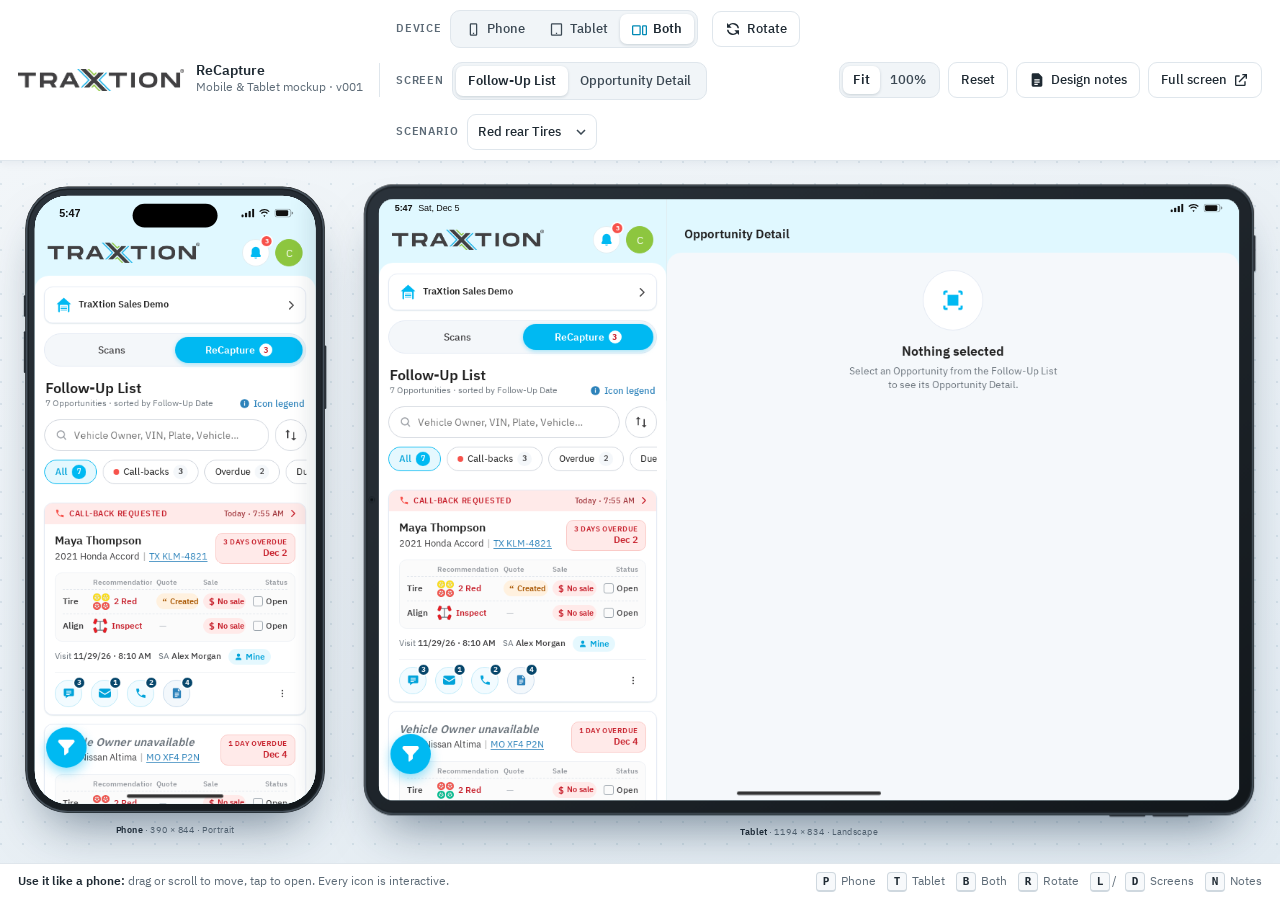
<file: index.html>
<!doctype html>
<html lang="en">
<head>
  <meta charset="utf-8">
  <meta name="viewport" content="width=device-width, initial-scale=1">
  <title>TraXtion ReCapture — Mobile &amp; Tablet Mockup</title>
  <link rel="stylesheet" href="shell.css">
  <script>
    /* Opened on a real phone or tablet? Skip the simulator and run the app full screen.
       Add ?shell to the address to force the simulator. */
    (function () {
      var q = new URLSearchParams(location.search);
      if (q.has('shell')) return;
      var coarse = window.matchMedia && matchMedia('(pointer: coarse)').matches;
      var small = Math.min(screen.width, screen.height) < 1100;
      if (coarse && small) location.replace('app.html' + (location.hash || ''));
    })();
  </script>
</head>
<body>
  <header class="bar">
    <div class="brand">
      <img src="assets/img/traxtion-logo.png" alt="TraXtion">
      <div><b>ReCapture</b><span>Mobile &amp; Tablet mockup · v001</span></div>
    </div>

    <div class="controls">
      <div class="group">
        <span class="glabel">Device</span>
        <div class="seg" id="deviceSeg" role="radiogroup" aria-label="Device">
          <button data-device="phone" title="Phone (P)"><svg viewBox="0 0 24 24"><path d="M8 2h8a2 2 0 012 2v16a2 2 0 01-2 2H8a2 2 0 01-2-2V4a2 2 0 012-2zm0 2v16h8V4H8zm3 13h2v2h-2v-2z"/></svg>Phone</button>
          <button data-device="tablet" title="Tablet (T)"><svg viewBox="0 0 24 24"><path d="M5 2h14a2 2 0 012 2v16a2 2 0 01-2 2H5a2 2 0 01-2-2V4a2 2 0 012-2zm0 2v16h14V4H5zm6 13h2v2h-2v-2z"/></svg>Tablet</button>
          <button data-device="both" title="Phone and tablet side by side (B)"><svg viewBox="0 0 24 24"><path d="M2 5h10a2 2 0 012 2v12a2 2 0 01-2 2H2a2 2 0 01-2-2V7a2 2 0 012-2zm0 2v12h10V7H2zm16-2h4a2 2 0 012 2v12a2 2 0 01-2 2h-4a2 2 0 01-2-2V7a2 2 0 012-2zm0 2v12h4V7h-4z"/></svg>Both</button>
        </div>
      </div>
      <button class="tbtn" id="rotateBtn" title="Rotate (R)"><svg viewBox="0 0 24 24"><path d="M7.1 7.1A7 7 0 0118.9 11H21a9 9 0 00-15.3-5.3L3 3v7h7L7.1 7.1zM16.9 16.9A7 7 0 015.1 13H3a9 9 0 0015.3 5.3L21 21v-7h-7l2.9 2.9z"/></svg><span>Rotate</span></button>
      <div class="group">
        <span class="glabel">Screen</span>
        <div class="seg" id="screenSeg" role="radiogroup" aria-label="Screen">
          <button data-screen="list" title="Follow-Up List (L)">Follow-Up List</button>
          <button data-screen="detail" title="Opportunity Detail (D)">Opportunity Detail</button>
        </div>
      </div>
      <label class="group">
        <span class="glabel">Scenario</span>
        <select id="scenario" aria-label="Daniel Ruiz scenario">
          <option value="red">Red rear Tires</option>
          <option value="green">All-green Tires</option>
        </select>
      </label>
    </div>

    <div class="right">
      <div class="seg small" id="zoomSeg" role="radiogroup" aria-label="Zoom">
        <button data-zoom="fit" title="Fit devices to the window">Fit</button>
        <button data-zoom="1" title="Actual size">100%</button>
      </div>
      <button class="tbtn" id="resetBtn" title="Reload with the original sample data">Reset</button>
      <button class="tbtn accent" id="notesBtn" aria-pressed="false" title="Design notes (N)"><svg viewBox="0 0 24 24"><path d="M6 2h8.6L20 7.4V20a2 2 0 01-2 2H6a2 2 0 01-2-2V4a2 2 0 012-2zm2 9v1.7h8V11H8zm0 3.4v1.7h8v-1.7H8zm0 3.4v1.7h5.2v-1.7H8z"/></svg><span>Design notes</span></button>
      <a class="tbtn" href="app.html" target="_blank" rel="noopener" title="Open the app on its own — resize the browser to see it adapt"><span>Full screen</span><svg viewBox="0 0 24 24"><path d="M14 3h7v7h-2V6.4l-9.3 9.3-1.4-1.4L17.6 5H14V3zM5 5h5v2H5v12h12v-5h2v5a2 2 0 01-2 2H5a2 2 0 01-2-2V7a2 2 0 012-2z"/></svg></a>
    </div>
  </header>

  <div class="main">
    <main class="stage" id="stage">
      <div class="devices" id="devices"><div class="devices-inner" id="devicesInner"></div></div>
    </main>
    <aside class="notes" id="notes" aria-label="Design notes" hidden></aside>
  </div>

  <footer class="hint">
    <span><b>Use it like a phone:</b> drag or scroll to move, tap to open. Every icon is interactive.</span>
    <span class="keys"><kbd>P</kbd> Phone <kbd>T</kbd> Tablet <kbd>B</kbd> Both <kbd>R</kbd> Rotate <kbd>L</kbd>/<kbd>D</kbd> Screens <kbd>N</kbd> Notes</span>
  </footer>

  <script src="shell.js"></script>
</body>
</html>
</file>
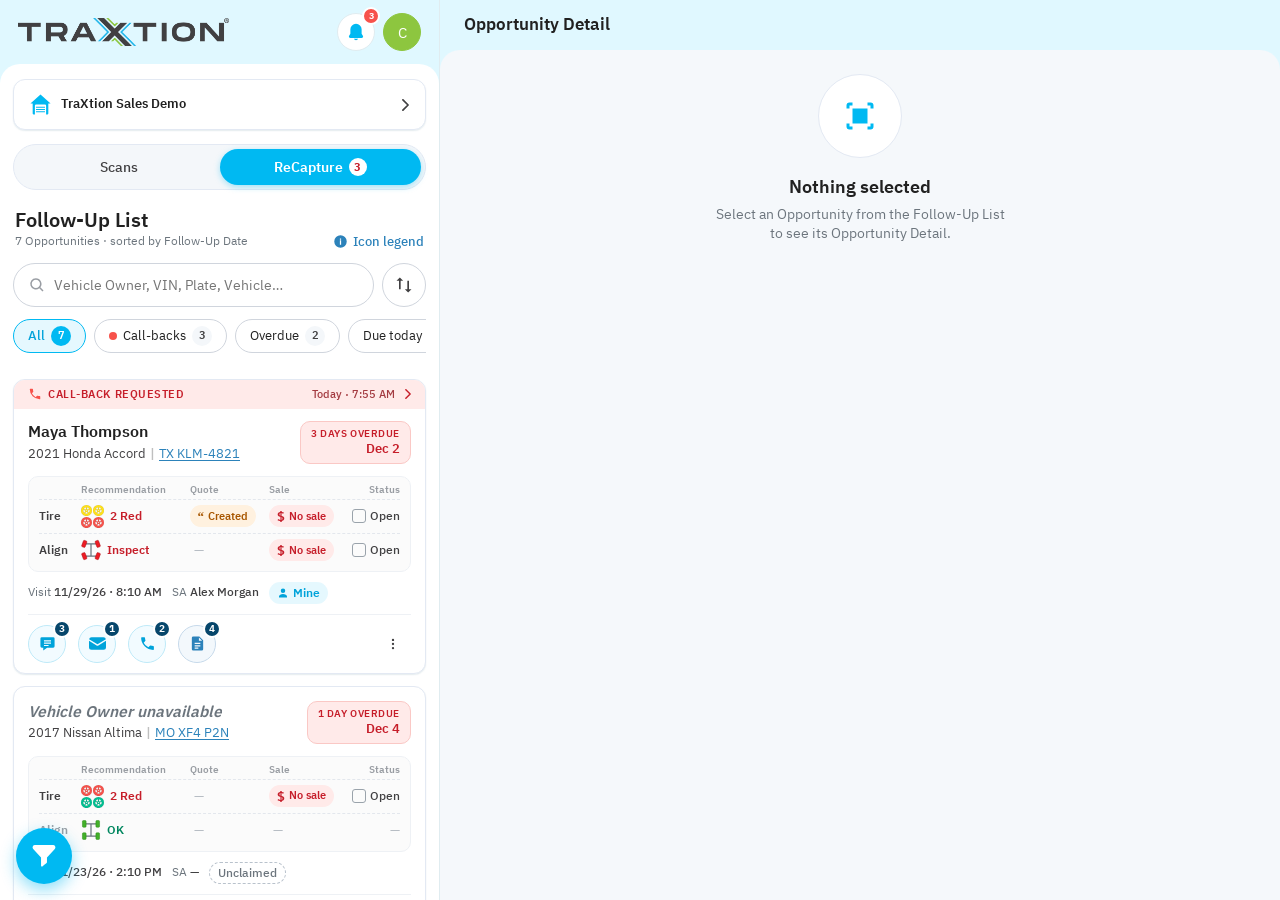
<file: app.html>
<!doctype html>
<html lang="en">
<head>
  <meta charset="utf-8">
  <meta name="viewport" content="width=device-width, initial-scale=1, viewport-fit=cover">
  <meta name="theme-color" content="#E0F8FF">
  <meta name="apple-mobile-web-app-capable" content="yes">
  <title>TraXtion ReCapture — Mobile App Mockup</title>
  <link rel="stylesheet" href="app.css">
</head>
<body>
  <!-- Icon set. Tire, bell, home, filter, mail and history glyphs come from the TraXtion mobile app. -->
  <svg width="0" height="0" style="position:absolute" aria-hidden="true">
    <defs>
      <symbol id="i-tire" viewBox="0 0 20 20"><path d="M10 0A10.01 10.01 0 000 10c.5 13.25 19.5 13.244 20 0A10.011 10.011 0 0010 0zm0 10.833a3.4 3.4 0 00-.704.084 3.062 3.062 0 00-.372-1.327 3 3 0 00.592-.302c.176-.124.338-.266.484-.425.294.327.663.575 1.076.725-.223.408-.35.862-.372 1.326a3.405 3.405 0 00-.704-.08zm5.024-3.782l-2.366.987a1.333 1.333 0 01-1.825-1.236V4.234a5.838 5.838 0 014.191 2.818zM9.167 4.233v2.57A1.333 1.333 0 017.346 8.04l-2.383-.97a5.833 5.833 0 014.204-2.838zM4.339 8.616l2.192.894a1.773 1.773 0 01.77 2.7l-1.456 1.873a5.833 5.833 0 01-1.506-5.467zm2.833 6.482l1.495-1.931a1.71 1.71 0 012.673.009l1.483 1.925a5.858 5.858 0 01-5.652-.004h.002zm6.98-1.006l-1.444-1.874a1.772 1.772 0 01.775-2.713l2.174-.91a5.834 5.834 0 01-1.506 5.497h.002z"/></symbol>
      <symbol id="i-bell" viewBox="0 0 16 20"><path d="M8 .833a6.25 6.25 0 00-6.25 6.25v4.875L.367 14.042a1.7 1.7 0 001.412 2.625h12.442a1.7 1.7 0 001.412-2.638l-1.383-2.07V7.082A6.25 6.25 0 008 .833zM8 19.167a2.5 2.5 0 002.354-1.667H5.646A2.5 2.5 0 008 19.167z"/></symbol>
      <symbol id="i-home" viewBox="0 0 23 24"><path d="M11.5.5L0 10.722h2.556v11.5A1.278 1.278 0 003.833 23.5h1.278V13.278A1.278 1.278 0 016.39 12H16.61a1.277 1.277 0 011.278 1.278V23.5h1.278a1.277 1.277 0 001.277-1.278v-11.5H23L11.5.5z"/><path d="M6.389 14.555H16.61v1.278H6.39v-1.278zM6.389 17.11H16.61v1.279H6.39V17.11zM6.389 19.667H16.61v1.278H6.39v-1.278z"/></symbol>
      <symbol id="i-filter" viewBox="0 0 28 26"><path d="M24.695 0H3.305A2.805 2.805 0 001.23 4.69l9.27 10.195V24.5a1 1 0 001.625.78L14 23.78l3.125-2.5a1.001 1.001 0 00.375-.78v-5.615L26.77 4.69A2.805 2.805 0 0024.695 0z"/></symbol>
      <symbol id="i-email" viewBox="0 0 16 16"><path d="M8.463 10.021a.898.898 0 01-.472.132.898.898 0 01-.473-.132L0 5.431v6.102a2.362 2.362 0 002.361 2.36H13.64A2.362 2.362 0 0016 11.534V5.43l-7.537 4.59z"/><path d="M13.639 2.106H2.36A2.347 2.347 0 00.076 3.958l7.933 4.835 7.915-4.835a2.347 2.347 0 00-2.285-1.852z"/></symbol>
      <symbol id="i-history" viewBox="0 0 20 20"><path d="M10.917.833a9.106 9.106 0 00-8.779 6.853l-.61-.923a.833.833 0 10-1.39.917l1.834 2.778a.903.903 0 00.528.354c.218.044.444 0 .63-.12l2.75-1.853a.833.833 0 10-.93-1.382L3.7 8.3a7.424 7.424 0 117.217 9.2 7.41 7.41 0 01-6.068-3.185.834.834 0 10-1.367.953A9.067 9.067 0 0020 10 9.136 9.136 0 0010.917.833z"/><path d="M10.833 4.958a.833.833 0 00-.833.834V10c.004.22.09.431.244.59l2.5 2.522a.844.844 0 001.178.005.833.833 0 00.005-1.178l-2.26-2.281V5.792a.833.833 0 00-.834-.834z"/></symbol>
      <symbol id="i-sms" viewBox="0 0 24 24"><path fill-rule="evenodd" d="M4 3h16a2 2 0 012 2v11a2 2 0 01-2 2h-8.6L6 22v-4H4a2 2 0 01-2-2V5a2 2 0 012-2zm3 4.4v1.7h10V7.4H7zm0 3.3v1.7h10v-1.7H7zm0 3.3v1.7h6.5V14H7z"/></symbol>
      <symbol id="i-call" viewBox="0 0 24 24"><path d="M6.62 10.79a15.05 15.05 0 006.59 6.59l2.2-2.2a1 1 0 011.02-.24c1.12.37 2.33.57 3.57.57a1 1 0 011 1V20a1 1 0 01-1 1A17 17 0 013 4a1 1 0 011-1h3.5a1 1 0 011 1c0 1.25.2 2.45.57 3.57a1 1 0 01-.25 1.02l-2.2 2.2z"/></symbol>
      <symbol id="i-notes" viewBox="0 0 24 24"><path fill-rule="evenodd" d="M6 2h8.6L20 7.4V20a2 2 0 01-2 2H6a2 2 0 01-2-2V4a2 2 0 012-2zm2 9v1.7h8V11H8zm0 3.4v1.7h8v-1.7H8zm0 3.4v1.7h5.2v-1.7H8zM14 3.5V8h4.5L14 3.5z"/></symbol>
      <symbol id="i-cal" viewBox="0 0 24 24"><path fill-rule="evenodd" d="M7 2h2v2h6V2h2v2h2a2 2 0 012 2v13a2 2 0 01-2 2H5a2 2 0 01-2-2V6a2 2 0 012-2h2V2zM5 9v10h14V9H5zm2 2.5h3v3H7v-3z"/></symbol>
      <symbol id="i-back" viewBox="0 0 8 14"><path d="M7 13L1 7l6-6" fill="none" stroke="currentColor" stroke-width="2" stroke-linecap="round" stroke-linejoin="round"/></symbol>
      <symbol id="i-chev" viewBox="0 0 8 14"><path d="M1 13l6-6-6-6" fill="none" stroke="currentColor" stroke-width="2" stroke-linecap="round" stroke-linejoin="round"/></symbol>
      <symbol id="i-down" viewBox="0 0 14 8"><path d="M1 1l6 6 6-6" fill="none" stroke="currentColor" stroke-width="2" stroke-linecap="round" stroke-linejoin="round"/></symbol>
      <symbol id="i-close" viewBox="0 0 14 14"><path d="M13 1L1 13M1 1l12 12" fill="none" stroke="currentColor" stroke-width="2" stroke-linecap="round"/></symbol>
      <symbol id="i-search" viewBox="0 0 24 24"><path d="M10.5 3a7.5 7.5 0 015.96 12.05l4.25 4.24-1.42 1.42-4.24-4.25A7.5 7.5 0 1110.5 3zm0 2a5.5 5.5 0 100 11 5.5 5.5 0 000-11z"/></symbol>
      <symbol id="i-more" viewBox="0 0 24 24"><circle cx="12" cy="5" r="2"/><circle cx="12" cy="12" r="2"/><circle cx="12" cy="19" r="2"/></symbol>
      <symbol id="i-sort" viewBox="0 0 24 24"><path d="M7 3l4 4H8v10H6V7H3l4-4zm10 18l-4-4h3V7h2v10h3l-4 4z"/></symbol>
      <symbol id="i-info" viewBox="0 0 24 24"><path fill-rule="evenodd" d="M12 2a10 10 0 110 20 10 10 0 010-20zm-1 8v7h2v-7h-2zm0-3v2h2V7h-2z"/></symbol>
      <symbol id="i-check" viewBox="0 0 20 20"><path d="M15.167 7A.806.806 0 0014 7l-6.25 6.25-2.583-2.583a.805.805 0 00-1.167 0 .805.805 0 000 1.166L7.167 15c.166.167.333.25.583.25.25 0 .417-.083.583-.25l6.834-6.833a.806.806 0 000-1.167z"/></symbol>
      <symbol id="i-person" viewBox="0 0 24 24"><path d="M12 12a4.5 4.5 0 100-9 4.5 4.5 0 000 9zm0 2c-4 0-8 2-8 5v2h16v-2c0-3-4-5-8-5z"/></symbol>
      <symbol id="i-share" viewBox="0 0 24 24"><path d="M18 16.1a2.9 2.9 0 00-2 .8l-7.1-4.1a3.3 3.3 0 000-1.6L16 7.1A3 3 0 1015 5c0 .3 0 .5.1.8L8 9.9a3 3 0 100 4.3l7.1 4.1-.1.7a3 3 0 103-2.9z"/></symbol>
      <symbol id="i-print" viewBox="0 0 24 24"><path d="M7 3h10v4H7V3zM5 8h14a3 3 0 013 3v5h-4v4H6v-4H2v-5a3 3 0 013-3zm3 7v3h8v-3H8z"/></symbol>
      <symbol id="i-edit" viewBox="0 0 24 24"><path d="M4 17.3V20h2.7l8-8L12 9.3l-8 8zM20.7 7a1 1 0 000-1.4L18.4 3.3a1 1 0 00-1.4 0L15.2 5.1l3.7 3.7L20.7 7z"/></symbol>
      <symbol id="i-scan" viewBox="0 0 24 24"><path d="M7 3H5a2 2 0 00-2 2v2h2V5h2V3zm12 0h-2v2h2v2h2V5a2 2 0 00-2-2zM5 17H3v2a2 2 0 002 2h2v-2H5v-2zm14 0v2h-2v2h2a2 2 0 002-2v-2h-2zM7 7h10v10H7V7z"/></symbol>
      <symbol id="i-doc" viewBox="0 0 24 24"><path fill-rule="evenodd" d="M6 2h12a2 2 0 012 2v16a2 2 0 01-2 2H6a2 2 0 01-2-2V4a2 2 0 012-2zm2 5v2h8V7H8zm0 4v2h8v-2H8zm0 4v2h5v-2H8z"/></symbol>
      <symbol id="i-plus" viewBox="0 0 24 24"><path d="M11 5h2v6h6v2h-6v6h-2v-6H5v-2h6V5z"/></symbol>
      <symbol id="i-block" viewBox="0 0 20 20"><path d="M2.925 17.073A9.97 9.97 0 009.998 20a9.972 9.972 0 007.074-2.926c3.9-3.9 3.9-10.246 0-14.146-3.9-3.9-10.247-3.9-14.147 0-3.9 3.9-3.9 10.246 0 14.146zm13.183-2.732L5.658 3.891a7.489 7.489 0 014.34-1.39 7.48 7.48 0 015.306 2.194c2.623 2.623 2.886 6.718.804 9.646zM3.89 5.66l10.45 10.45c-2.928 2.082-7.023 1.82-9.646-.804C2.07 12.682 1.807 8.587 3.89 5.66z"/></symbol>
      <symbol id="i-car" viewBox="0 0 24 24"><path d="M18.92 6.01A1.51 1.51 0 0017.5 5h-11c-.66 0-1.21.42-1.42 1.01L3 12v8c0 .55.45 1 1 1h1c.55 0 1-.45 1-1v-1h12v1c0 .55.45 1 1 1h1c.55 0 1-.45 1-1v-8l-2.08-5.99zM6.5 16A1.5 1.5 0 116.5 13a1.5 1.5 0 010 3zm11 0a1.5 1.5 0 110-3 1.5 1.5 0 010 3zM5 11l1.5-4.5h11L19 11H5z"/></symbol>
      <symbol id="i-lock" viewBox="0 0 24 24"><path d="M12 2a5 5 0 015 5v3h1a2 2 0 012 2v8a2 2 0 01-2 2H6a2 2 0 01-2-2v-8a2 2 0 012-2h1V7a5 5 0 015-5zm0 2a3 3 0 00-3 3v3h6V7a3 3 0 00-3-3zm0 9.5a1.75 1.75 0 00-1 3.19V18h2v-1.31a1.75 1.75 0 00-1-3.19z"/></symbol>
      <symbol id="i-pin" viewBox="0 0 24 24"><path d="M12 2a7 7 0 017 7c0 5-7 13-7 13S5 14 5 9a7 7 0 017-7zm0 4.5a2.5 2.5 0 100 5 2.5 2.5 0 000-5z"/></symbol>
      <symbol id="i-flag" viewBox="0 0 24 24"><path d="M5 3h2v18H5V3zm3 1h10l-2 4 2 4H8V4z"/></symbol>
      <symbol id="i-align-bad" viewBox="0 0 64 72"><g fill="none" stroke="#69747d" stroke-width="4" stroke-linecap="round"><path d="M14 16h36M14 56h36M32 16v40"/></g><g fill="#ed1c24" stroke="#a7080e" stroke-width="1.5"><rect x="4" y="5" width="12" height="22" rx="3" transform="rotate(20 10 16)"/><rect x="48" y="5" width="12" height="22" rx="3" transform="rotate(-20 54 16)"/><rect x="4" y="45" width="12" height="22" rx="3" transform="rotate(-20 10 56)"/><rect x="48" y="45" width="12" height="22" rx="3" transform="rotate(20 54 56)"/></g></symbol>
      <symbol id="i-align-ok" viewBox="0 0 64 72"><g fill="none" stroke="#69747d" stroke-width="4" stroke-linecap="round"><path d="M14 16h36M14 56h36M32 16v40"/></g><g fill="#43b02a" stroke="#23840f" stroke-width="1.5"><rect x="4" y="5" width="12" height="22" rx="3"/><rect x="48" y="5" width="12" height="22" rx="3"/><rect x="4" y="45" width="12" height="22" rx="3"/><rect x="48" y="45" width="12" height="22" rx="3"/></g></symbol>
    </defs>
  </svg>

  <div id="app" class="app">
    <!-- ============ FOLLOW-UP LIST ============ -->
    <section id="listScreen" class="screen list-screen" aria-label="Follow-Up List">
      <header class="app-header">
        <img class="logo" src="assets/img/traxtion-logo.png" alt="TraXtion">
        <div class="header-actions">
          <button class="icon-btn tap" data-act="notifications" aria-label="Notifications"><svg class="ic-bell"><use href="#i-bell"/></svg><span class="badge">3</span></button>
          <button class="icon-btn avatar tap" data-act="profile" aria-label="Profile">C</button>
        </div>
      </header>
      <div class="sheet">
        <div class="scroll" id="listScroll">
          <button class="card dealer-card tap" data-act="dealer"><svg class="ic-home"><use href="#i-home"/></svg><span>TraXtion Sales Demo</span><svg class="ic-chev"><use href="#i-chev"/></svg></button>
          <div class="module-switch" role="tablist" aria-label="App modules">
            <button class="tap" role="tab" data-act="scans">Scans</button>
            <button class="active" role="tab" aria-selected="true">ReCapture <span class="ms-badge" id="moduleBadge"></span></button>
          </div>
          <div class="list-title">
            <div><h1>Follow-Up List</h1><span id="resultCount" class="result-count"></span></div>
            <button class="link-btn tap" data-act="legend"><svg><use href="#i-info"/></svg>Icon legend</button>
          </div>
          <div class="list-toolbar" id="listToolbar">
            <div class="search-row">
              <label class="search-field"><svg><use href="#i-search"/></svg><input id="search" type="search" autocomplete="off" placeholder="Vehicle Owner, VIN, Plate, Vehicle…" aria-label="Search"><button class="clear-search tap" data-act="clear-search" aria-label="Clear search" hidden><svg><use href="#i-close"/></svg></button></label>
              <button class="square-btn tap" data-act="sort" aria-label="Sort"><svg><use href="#i-sort"/></svg></button>
            </div>
            <div class="chips hscroll" id="quickChips" role="tablist" aria-label="Quick views"></div>
          </div>
          <div id="activeFilters" class="active-filters"></div>
          <div id="cards" class="cards" aria-live="polite"></div>
          <div id="listEnd" class="list-end"></div>
        </div>
        <button class="fab tap" data-act="filter" aria-label="Filters"><svg><use href="#i-filter"/></svg><span class="fab-badge" id="filterBadge" hidden></span></button>
      </div>
    </section>

    <!-- ============ OPPORTUNITY DETAIL ============ -->
    <section id="detailScreen" class="screen detail-screen" aria-label="Opportunity Detail">
      <header class="app-header detail-header">
        <button class="icon-btn back-btn tap" data-act="back" aria-label="Back"><svg><use href="#i-back"/></svg></button>
        <h2 class="header-title">Opportunity Detail</h2>
        <button class="icon-btn tap" data-act="detail-menu" aria-label="More actions" id="detailMenuBtn"><svg><use href="#i-more"/></svg></button>
      </header>
      <div class="sheet detail-sheet">
        <div class="scroll" id="detailScroll"><div id="detailContent"></div></div>
        <nav class="action-bar" id="actionBar" aria-label="Primary actions"></nav>
      </div>
    </section>
  </div>

  <div id="overlay" class="overlay" hidden></div>
  <div id="bsheet" class="bsheet" role="dialog" aria-modal="true" hidden>
    <div class="bs-handle" aria-hidden="true"></div>
    <div class="bs-head"><h3 id="bsTitle"></h3><button class="icon-plain tap" data-act="close-sheet" aria-label="Close"><svg><use href="#i-close"/></svg></button></div>
    <div class="bs-body" id="bsBody"></div>
    <div class="bs-foot" id="bsFoot"></div>
  </div>
  <div id="dialog" class="dialog" role="alertdialog" aria-modal="true" hidden></div>
  <div id="toast" class="toast" role="status" hidden></div>

  <script src="data.js"></script>
  <script src="app.js"></script>
</body>
</html>
</file>
<file: shell.css>
/* Device simulator for the ReCapture mobile & tablet mockup */
@font-face { font-family: "IBM Plex Sans"; src: url("assets/fonts/IBMPlexSans-Regular.ttf") format("truetype"); font-weight: 400; }
@font-face { font-family: "IBM Plex Sans"; src: url("assets/fonts/IBMPlexSans-Medium.ttf") format("truetype"); font-weight: 500; }
@font-face { font-family: "IBM Plex Sans"; src: url("assets/fonts/IBMPlexSans-SemiBold.ttf") format("truetype"); font-weight: 600; }

:root { color-scheme: light; --ink: #1f2a33; --muted: #5d6b77; --line: #dfe6ec; --cyan: #00B9F2; --cyan-ink: #0089B5; --navy: #06466B; }
* { box-sizing: border-box; }
html, body { height: 100%; margin: 0; }
body { font: 400 13px/1.45 "IBM Plex Sans", system-ui, -apple-system, "Segoe UI", Roboto, Arial, sans-serif; color: var(--ink); background: #EAF0F5; display: flex; flex-direction: column; overflow: hidden; }
button, select { font: inherit; color: inherit; }
[hidden] { display: none !important; }

/* ---------- top bar */
.bar { flex: none; display: flex; align-items: center; gap: 16px; flex-wrap: wrap; padding: 10px 18px; background: #fff; border-bottom: 1px solid var(--line); box-shadow: 0 2px 10px rgba(16, 42, 67, .06); position: relative; z-index: 5; }
.brand { display: flex; align-items: center; gap: 12px; padding-right: 16px; border-right: 1px solid var(--line); }
.brand img { height: 22px; }
.brand b { display: block; font-size: 14px; font-weight: 600; line-height: 1.1; }
.brand span { font-size: 11.5px; color: var(--muted); }
.controls { display: flex; align-items: center; gap: 14px; flex-wrap: wrap; flex: 1; }
.group { display: flex; align-items: center; gap: 8px; }
.glabel { font-size: 10.5px; text-transform: uppercase; letter-spacing: .08em; color: var(--muted); font-weight: 600; }
.right { display: flex; align-items: center; gap: 8px; flex-wrap: wrap; }
.seg { display: inline-flex; padding: 3px; border-radius: 10px; background: #F1F5F8; border: 1px solid var(--line); }
.seg button { display: inline-flex; align-items: center; gap: 6px; height: 30px; padding: 0 12px; border: 0; background: none; border-radius: 7px; cursor: pointer; color: #3b4853; font-weight: 500; white-space: nowrap; }
.seg button svg { width: 15px; height: 15px; fill: currentColor; }
.seg button:hover { background: rgba(0, 0, 0, .04); }
.seg button.active { background: #fff; color: var(--ink); box-shadow: 0 1px 3px rgba(16, 42, 67, .18); font-weight: 600; }
.seg button.active svg { fill: var(--cyan-ink); }
.seg.small button { height: 28px; padding: 0 10px; }
.tbtn { display: inline-flex; align-items: center; gap: 6px; height: 36px; padding: 0 12px; border-radius: 9px; border: 1px solid var(--line); background: #fff; cursor: pointer; text-decoration: none; color: var(--ink); font-weight: 500; white-space: nowrap; }
.tbtn svg { width: 16px; height: 16px; fill: currentColor; }
.tbtn:hover { border-color: #c5d0d9; background: #fafcfd; }
.tbtn:disabled { opacity: .45; cursor: not-allowed; }
.tbtn.accent[aria-pressed="true"] { background: var(--navy); border-color: var(--navy); color: #fff; }
select { height: 36px; padding: 0 30px 0 10px; border-radius: 9px; border: 1px solid var(--line); background: #fff url("data:image/svg+xml,%3Csvg xmlns='http://www.w3.org/2000/svg' width='10' height='6'%3E%3Cpath d='M1 1l4 4 4-4' fill='none' stroke='%233b4853' stroke-width='1.5'/%3E%3C/svg%3E") no-repeat right 10px center; appearance: none; cursor: pointer; font-weight: 500; }
:focus-visible { outline: 2px solid var(--cyan); outline-offset: 2px; }

/* ---------- stage */
.main { flex: 1; min-height: 0; display: flex; }
.stage { flex: 1; min-width: 0; overflow: auto; display: flex; padding: 24px;
  background: radial-gradient(circle at 1px 1px, rgba(6, 70, 107, .09) 1px, transparent 0) 0 0 / 22px 22px, linear-gradient(160deg, #F2F6F9 0%, #E2EBF2 100%); }
.devices { position: relative; margin: auto; flex: none; transition: width .35s ease, height .35s ease; }
.devices-inner { position: absolute; left: 0; top: 0; display: flex; align-items: center; gap: 56px; transform-origin: 0 0; transition: transform .35s ease; }

.device { margin: 0; display: flex; flex-direction: column; align-items: center; gap: 14px; flex: none; }
.frame { --b: 12px; --r: 58px; --ri: 46px; position: relative; padding: var(--b); border-radius: var(--r); background: linear-gradient(145deg, #2b333b, #12171b); box-shadow: 0 40px 70px -28px rgba(16, 42, 67, .55), 0 0 0 1px #070a0c, inset 0 0 0 2px #46515b, inset 0 0 0 4px #1b2126; }
.device[data-kind="tablet"] .frame { --b: 20px; --r: 40px; --ri: 20px; }
.screen { position: relative; width: var(--w); height: var(--h); border-radius: var(--ri); overflow: hidden; background: #E0F8FF; transition: width .35s ease, height .35s ease; isolation: isolate; }
.screen iframe { position: absolute; inset: 0; width: 100%; height: 100%; border: 0; display: block; background: #E0F8FF; }
.statusbar { position: absolute; left: 0; right: 0; top: 0; height: var(--sat); z-index: 3; display: flex; align-items: center; padding: 0 30px 0 34px; pointer-events: none; font: 600 15px/1 -apple-system, "SF Pro Text", "Segoe UI", Roboto, sans-serif; color: #111; letter-spacing: -.01em; }
.sb-date { margin-left: 8px; font-weight: 500; }
.sb-icons { margin-left: auto; display: flex; gap: 6px; align-items: center; }
.sb-icons svg { height: 12px; fill: #111; }
.island { position: absolute; left: 50%; top: 11px; width: 118px; height: 33px; margin-left: -59px; border-radius: 20px; background: #000; }
.device[data-kind="tablet"] .statusbar { padding: 0 22px; font-size: 12.5px; }
.device[data-kind="tablet"] .island, .device[data-orient="landscape"] .island, .device[data-orient="landscape"][data-kind="phone"] .statusbar { display: none; }
.device[data-kind="phone"] .sb-date { display: none; }
.homebar { position: absolute; left: 50%; bottom: 8px; width: 134px; height: 5px; margin-left: -67px; border-radius: 3px; background: #111; opacity: .85; z-index: 3; pointer-events: none; }
.device[data-kind="tablet"] .homebar { width: 200px; margin-left: -100px; height: 5px; bottom: 7px; }
.camera { position: absolute; width: 8px; height: 8px; border-radius: 50%; background: #0b1014; box-shadow: inset 0 0 0 2px #232c33; }
.device[data-kind="phone"] .camera { display: none; }
.device[data-kind="tablet"][data-orient="portrait"] .camera { top: 6px; left: 50%; margin-left: -4px; }
.device[data-kind="tablet"][data-orient="landscape"] .camera { left: 6px; top: 50%; margin-top: -4px; }
.side { position: absolute; background: #2a3138; border-radius: 2px; }
.device[data-kind="phone"][data-orient="portrait"] .s1 { left: -3px; top: 150px; width: 3px; height: 30px; }
.device[data-kind="phone"][data-orient="portrait"] .s2 { left: -3px; top: 200px; width: 3px; height: 58px; }
.device[data-kind="phone"][data-orient="portrait"] .s3 { right: -3px; top: 220px; width: 3px; height: 88px; }
.device[data-kind="phone"][data-orient="landscape"] .s1 { top: -3px; right: 150px; height: 3px; width: 30px; }
.device[data-kind="phone"][data-orient="landscape"] .s2 { top: -3px; right: 200px; height: 3px; width: 58px; }
.device[data-kind="phone"][data-orient="landscape"] .s3 { bottom: -3px; right: 220px; height: 3px; width: 88px; }
.device[data-kind="tablet"][data-orient="portrait"] .s1 { top: -3px; right: 70px; height: 3px; width: 50px; }
.device[data-kind="tablet"][data-orient="portrait"] .s2 { right: -3px; top: 90px; width: 3px; height: 50px; }
.device[data-kind="tablet"][data-orient="portrait"] .s3 { right: -3px; top: 150px; width: 3px; height: 50px; }
.device[data-kind="tablet"][data-orient="landscape"] .s1 { right: -3px; top: 70px; width: 3px; height: 50px; }
.device[data-kind="tablet"][data-orient="landscape"] .s2 { bottom: -3px; right: 90px; height: 3px; width: 50px; }
.device[data-kind="tablet"][data-orient="landscape"] .s3 { bottom: -3px; right: 150px; height: 3px; width: 50px; }
.device figcaption { font-size: 12.5px; color: var(--muted); white-space: nowrap; height: 20px; }
.device figcaption b { color: var(--ink); font-weight: 600; }

/* ---------- notes */
.notes { flex: none; width: 380px; overflow-y: auto; background: #fff; border-left: 1px solid var(--line); padding: 20px 22px 32px; }
.notes h2 { font-size: 18px; font-weight: 600; margin: 0 0 2px; }
.notes .lead { color: var(--muted); margin: 0 0 16px; }
.notes h3 { font-size: 11px; text-transform: uppercase; letter-spacing: .08em; color: var(--muted); font-weight: 600; margin: 22px 0 8px; }
.notes p { margin: 0 0 10px; }
.notes ul { margin: 0 0 10px; padding-left: 18px; }
.notes li { margin: 0 0 6px; }
.notes table { width: 100%; border-collapse: collapse; font-size: 12px; }
.notes th, .notes td { text-align: left; vertical-align: top; padding: 6px 6px; border-bottom: 1px solid #eef2f5; }
.notes th { font-size: 10.5px; text-transform: uppercase; letter-spacing: .06em; color: var(--muted); font-weight: 600; }
.notes td:first-child { font-weight: 600; white-space: nowrap; }
.notes .tag { display: inline-block; font-size: 10px; font-weight: 700; letter-spacing: .06em; padding: 2px 7px; border-radius: 5px; background: #E0F8FF; color: var(--cyan-ink); margin-right: 4px; }
.notes .tag.q { background: #F1EBFA; color: #6b4ca0; }
.try { list-style: none; padding: 0 !important; }
.try li { position: relative; padding: 8px 10px 8px 34px; border-radius: 10px; background: #F5F8FB; }
.try li::before { content: "👆"; position: absolute; left: 10px; top: 7px; }
.notes .mini-tabs { display: flex; gap: 6px; margin-bottom: 14px; }
.notes .mini-tabs button { border: 1px solid var(--line); background: #fff; border-radius: 16px; height: 28px; padding: 0 12px; cursor: pointer; font-weight: 500; }
.notes .mini-tabs button.active { background: var(--navy); border-color: var(--navy); color: #fff; }

/* ---------- footer */
.hint { flex: none; display: flex; justify-content: space-between; gap: 16px; flex-wrap: wrap; padding: 8px 18px; font-size: 12px; color: var(--muted); background: #fff; border-top: 1px solid var(--line); }
.hint b { color: var(--ink); font-weight: 600; }
kbd { display: inline-block; min-width: 20px; padding: 1px 5px; margin: 0 2px 0 8px; border-radius: 4px; border: 1px solid #cfd8df; border-bottom-width: 2px; background: #f7f9fb; font: 600 11px/1.4 ui-monospace, Consolas, monospace; text-align: center; color: var(--ink); }

@media (max-width: 1100px) { .notes { position: fixed; right: 0; top: 0; bottom: 0; z-index: 20; box-shadow: -12px 0 30px rgba(16, 42, 67, .18); } }
@media (max-width: 760px) { .brand { border: 0; } .hint .keys { display: none; } .tbtn span { display: none; } }
</file>
<file: app.css>
/* TraXtion ReCapture — Mobile & Tablet app mockup
   Visual language taken from the TraXtion mobile app (React Native):
   IBM Plex Sans, #E0F8FF header band, white rounded sheet, 12px cards with #E3E9F3 borders,
   #00B9F2 pill buttons, round 38px icon buttons, bottom-sheet filters and a floating filter button. */

@font-face { font-family: "IBM Plex Sans"; src: url("assets/fonts/IBMPlexSans-Regular.ttf") format("truetype"); font-weight: 400; font-display: swap; }
@font-face { font-family: "IBM Plex Sans"; src: url("assets/fonts/IBMPlexSans-Medium.ttf") format("truetype"); font-weight: 500; font-display: swap; }
@font-face { font-family: "IBM Plex Sans"; src: url("assets/fonts/IBMPlexSans-SemiBold.ttf") format("truetype"); font-weight: 600; font-display: swap; }
@font-face { font-family: "IBM Plex Sans"; src: url("assets/fonts/IBMPlexSans-Bold.ttf") format("truetype"); font-weight: 700; font-display: swap; }

:root {
  color-scheme: light;
  --sat: env(safe-area-inset-top, 0px);
  --sab: env(safe-area-inset-bottom, 0px);
  --cyan: #00B9F2; --cyan-600: #00A3DA; --cyan-bg: #E0F8FF; --cyan-soft: rgba(0, 185, 242, .1); --cyan-line: #80E1FF;
  --ink: #212121; --ink-2: #414042; --muted: #6c757d; --muted-2: #999DA3;
  --line: #E3E9F3; --line-2: #D0D5DD; --line-3: #E0ECF0;
  --surface: #fff; --surface-2: #FBFBFB; --surface-3: #F4F7FA; --page: #F5F8FB;
  --link: #2C82BA; --navy: #06466B; --navy-soft: #06466B17;
  --green: #8DC63F; --green-ink: #3E7A0E; --green-soft: #EEF8E2;
  --teal: #00BF91; --teal-soft: #DCF3EE;
  --red: #F7524B; --red-ink: #C61E2A; --red-soft: #FFEAE9;
  --amber: #F88F14; --amber-ink: #A85600; --amber-soft: #FFF1DF;
  --yellow-soft: #FFF7D6; --yellow-ink: #7A5A00;
  --blue: #2C82BA; --blue-soft: #E3F1FA;
  --t-green: #00BF91; --t-yellow: #FFE11A; --t-red: #F7524B; --t-grey: #bfbfbf;
  --shadow: 0 1px 2px rgba(0, 86, 113, .07), 0 1px 1px rgba(0, 86, 113, .04);
  --shadow-lg: 0 12px 32px rgba(6, 49, 62, .18);
  --ease: cubic-bezier(.2, .8, .2, 1);
}

* { box-sizing: border-box; -webkit-tap-highlight-color: transparent; }
html, body { height: 100%; margin: 0; }
body { font: 400 14px/1.4 "IBM Plex Sans", system-ui, -apple-system, "Segoe UI", Roboto, Arial, sans-serif; color: var(--ink); background: var(--cyan-bg); overflow: hidden; -webkit-font-smoothing: antialiased; -webkit-text-size-adjust: 100%; }
button { font: inherit; color: inherit; background: none; border: 0; padding: 0; cursor: pointer; text-align: inherit; }
input, textarea, select { font: inherit; color: inherit; }
svg { flex: none; }
[hidden] { display: none !important; }
h1, h2, h3, h4, p { margin: 0; }
em { font-style: italic; color: var(--muted); }

/* Simulated touch in the device frame: finger-sized cursor, no text selection, no scrollbars */
body.in-frame { cursor: url("data:image/svg+xml,%3Csvg xmlns='http://www.w3.org/2000/svg' width='28' height='28'%3E%3Ccircle cx='14' cy='14' r='11' fill='%2300000022' stroke='%23ffffff' stroke-width='2'/%3E%3C/svg%3E") 14 14, auto; user-select: none; -webkit-user-select: none; }
body.in-frame button, body.in-frame a, body.in-frame label, body.in-frame summary { cursor: inherit; }
body.in-frame input, body.in-frame textarea { user-select: text; -webkit-user-select: text; }
body.dragging * { cursor: grabbing !important; }

.tap { transition: opacity .12s; }
.tap.pressed { opacity: .55; }

/* ------------------------------------------------------------------ Layout */
.app { position: fixed; inset: 0; overflow: hidden; background: var(--cyan-bg); }
.screen { position: absolute; inset: 0; display: flex; flex-direction: column; background: var(--cyan-bg); transition: transform .34s var(--ease); will-change: transform; }
.list-screen { container: list / inline-size; }
.detail-screen { container: detail / inline-size; transform: translateX(100%); box-shadow: -10px 0 28px rgba(6, 49, 62, .10); }
.app.show-detail .detail-screen { transform: none; }
.app.show-detail .list-screen { transform: translateX(-24%); }
.app.no-anim .screen { transition: none; }

/* Tablet landscape (≥ 1024 wide): master–detail split view */
@media (min-width: 1024px) {
  .screen { transition: none; }
  .list-screen { right: auto; width: 400px; border-right: 1px solid var(--line-3); z-index: 2; }
  .detail-screen { left: 400px; transform: none; box-shadow: none; }
  .app.show-detail .list-screen { transform: none; }
  .back-btn { display: none !important; }
  .detail-header .header-title { margin-left: 6px; }
}
@media (min-width: 1280px) { .list-screen { width: 440px; } .detail-screen { left: 440px; } }

.app-header { display: flex; align-items: center; gap: 10px; flex: none; padding: calc(var(--sat) + 13px) 18px 13px; background: var(--cyan-bg); }
.logo { height: 28px; width: auto; display: block; }
.header-actions { margin-left: auto; display: flex; gap: 8px; }
.icon-btn { position: relative; width: 38px; height: 38px; border-radius: 50%; background: #fff; border: 1px solid var(--line-3); display: grid; place-items: center; flex: none; color: var(--ink); }
.icon-btn svg { width: 17px; height: 17px; fill: currentColor; }
.icon-btn .ic-bell { width: 16px; height: 18px; fill: var(--cyan); }
.back-btn svg { width: 8px; height: 14px; }
.avatar { background: var(--green); border-color: var(--green); color: #fff; font-size: 15px; }
.badge { position: absolute; top: -7px; right: -6px; min-width: 18px; height: 18px; padding: 0 4px; border-radius: 9px; background: var(--red); color: #fff; font-size: 9px; font-weight: 700; display: grid; place-items: center; border: 2px solid #fff; }
.header-title { flex: 1; min-width: 0; font-size: 17px; font-weight: 600; white-space: nowrap; overflow: hidden; text-overflow: ellipsis; }
.icon-plain { width: 36px; height: 36px; display: grid; place-items: center; border-radius: 50%; color: var(--ink-2); }
.icon-plain svg { width: 14px; height: 14px; fill: currentColor; }

.sheet { position: relative; flex: 1; min-height: 0; display: flex; flex-direction: column; background: #fff; border-radius: 20px 20px 0 0; overflow: hidden; }
.detail-sheet { background: var(--page); }
.scroll { flex: 1; min-height: 0; overflow-y: auto; overflow-x: hidden; overscroll-behavior: contain; scrollbar-width: none; -webkit-overflow-scrolling: touch; }
.scroll::-webkit-scrollbar, .hscroll::-webkit-scrollbar { display: none; }
.hscroll { overflow-x: auto; scrollbar-width: none; }

.card { background: #fff; border: 1px solid var(--line); border-radius: 12px; box-shadow: var(--shadow); }

/* ------------------------------------------------------------------ Buttons & form controls */
.btn { height: 44px; padding: 0 20px; border-radius: 25px; font-size: 14px; font-weight: 600; display: inline-flex; align-items: center; justify-content: center; gap: 8px; white-space: nowrap; }
.btn svg { width: 16px; height: 16px; fill: currentColor; }
.btn-primary { background: var(--cyan); color: #fff; }
.btn-primary:disabled { background: #80e1ff; color: #fff; opacity: .85; cursor: not-allowed; }
.btn-green:disabled, .btn-outline:disabled, .btn-danger:disabled { opacity: .45; cursor: not-allowed; }
.btn-outline { background: #fff; color: var(--ink); border: 1px solid var(--line-2); }
.btn-danger { background: var(--red); color: #fff; }
.btn-green { background: var(--teal); color: #fff; }
.btn-sm { height: 34px; padding: 0 14px; font-size: 12.5px; }
.btn-block { width: 100%; }
.btn-row { display: flex; gap: 10px; flex-wrap: wrap; }
.btn-row .btn { flex: 1; }
.link-btn { display: inline-flex; align-items: center; gap: 5px; color: var(--link); font-size: 12.5px; font-weight: 500; }
.link-btn svg { width: 15px; height: 15px; fill: currentColor; }

.field { display: block; margin-bottom: 14px; }
.field > span { display: block; font-size: 12px; color: var(--muted); margin-bottom: 6px; font-weight: 500; }
.field > span b { color: var(--red-ink); font-weight: 600; }
.input, .select, .textarea { width: 100%; min-height: 44px; padding: 10px 12px; border: 1px solid var(--line-2); border-radius: 10px; background: #fff; outline: none; font-size: 14px; }
.textarea { min-height: 96px; resize: none; line-height: 1.45; }
.input:focus, .select:focus, .textarea:focus { border-color: var(--cyan); box-shadow: 0 0 0 3px var(--cyan-soft); }
.select { appearance: none; background-image: url("data:image/svg+xml,%3Csvg xmlns='http://www.w3.org/2000/svg' width='12' height='8'%3E%3Cpath d='M1 1l5 5 5-5' fill='none' stroke='%23414042' stroke-width='1.6'/%3E%3C/svg%3E"); background-repeat: no-repeat; background-position: right 14px center; padding-right: 34px; }
.field-error { color: var(--red-ink); font-size: 12px; margin-top: 6px; }
.field-hint { color: var(--muted); font-size: 12px; margin-top: 6px; }
.invalid { border-color: var(--red) !important; }
.char-count { float: right; font-weight: 400; }

.switch { position: relative; width: 44px; height: 26px; flex: none; }
.switch input { position: absolute; opacity: 0; inset: 0; margin: 0; cursor: inherit; z-index: 1; }
.switch i { position: absolute; inset: 0; border-radius: 13px; background: #D0D5DD; transition: background .2s; }
.switch i::after { content: ""; position: absolute; top: 3px; left: 3px; width: 20px; height: 20px; border-radius: 50%; background: #fff; box-shadow: 0 1px 3px rgba(0, 0, 0, .25); transition: transform .2s var(--ease); }
.switch input:checked + i { background: var(--cyan); }
.switch input:checked + i::after { transform: translateX(18px); }

.check { display: inline-flex; align-items: center; gap: 8px; font-size: 13px; font-weight: 500; }
.check input { position: absolute; opacity: 0; width: 0; height: 0; }
.check .box { width: 20px; height: 20px; border-radius: 5px; border: 1.6px solid #9AA3AB; background: #fff; display: grid; place-items: center; transition: all .15s; }
.check .box svg { width: 16px; height: 16px; fill: #fff; opacity: 0; }
.check input:checked + .box { background: var(--ink-2); border-color: var(--ink-2); }
.check input:checked + .box svg { opacity: 1; }
.check input:focus-visible + .box { box-shadow: 0 0 0 3px var(--cyan-soft); }

.seg { display: inline-flex; padding: 3px; border-radius: 22px; background: var(--surface-3); border: 1px solid var(--line); }
.seg button { display: inline-flex; align-items: center; justify-content: center; gap: 6px; height: 32px; padding: 0 14px; border-radius: 18px; font-size: 12.5px; color: var(--ink-2); font-weight: 500; }
.seg button.active { background: #fff; color: var(--ink); box-shadow: 0 1px 3px rgba(0, 0, 0, .12); font-weight: 600; }
.seg.full { display: flex; } .seg.full button { flex: 1; }

/* Chips: modelled on the app's OutLinedButton (pill, #D0D5DD border, cyan when highlighted) */
.chips { display: flex; gap: 8px; padding: 2px 0; }
.chip { flex: none; height: 34px; padding: 0 14px; border-radius: 25px; border: 1px solid var(--line-2); background: #fff; font-size: 12.5px; color: var(--ink); display: inline-flex; align-items: center; gap: 6px; white-space: nowrap; }
.chip .n { min-width: 20px; height: 20px; padding: 0 6px; border-radius: 10px; background: var(--surface-3); font-size: 11px; font-weight: 600; display: grid; place-items: center; color: var(--ink-2); }
.chip.active { border-color: var(--cyan); color: var(--cyan-600); background: var(--cyan-soft); font-weight: 500; }
.chip.active .n { background: var(--cyan); color: #fff; }
.chip .dot { width: 8px; height: 8px; border-radius: 50%; }
.chip-wrap { display: flex; flex-wrap: wrap; gap: 8px; }

/* ------------------------------------------------------------------ Follow-Up List */
.dealer-card { display: flex; align-items: center; gap: 10px; margin: 15px 13px 0; padding: 14px 16px; width: calc(100% - 26px); }
.dealer-card .ic-home { width: 21px; height: 21px; fill: var(--cyan); }
.dealer-card span { flex: 1; font-weight: 600; font-size: 13px; }
.ic-chev { width: 7px; height: 12px; color: var(--ink-2); }
.module-switch { display: flex; margin: 14px 13px 0; padding: 4px; border-radius: 25px; background: var(--surface-3); border: 1px solid var(--line); }
.module-switch button { flex: 1; height: 36px; border-radius: 20px; font-size: 13.5px; font-weight: 500; color: var(--ink-2); display: flex; align-items: center; justify-content: center; gap: 6px; }
.module-switch button.active { background: var(--cyan); color: #fff; font-weight: 600; box-shadow: 0 2px 6px rgba(0, 185, 242, .35); }
.ms-badge { min-width: 18px; height: 18px; padding: 0 5px; border-radius: 9px; background: #fff; color: var(--red-ink); font-size: 10.5px; font-weight: 700; display: grid; place-items: center; }
.ms-badge:empty { display: none; }
.list-title { display: flex; align-items: flex-end; justify-content: space-between; gap: 10px; margin: 18px 15px 4px; }
.list-title h1 { font-size: 20px; font-weight: 600; line-height: 1.15; }
.result-count { font-size: 12px; color: var(--muted); }
.list-toolbar { position: sticky; top: 0; z-index: 5; background: #fff; padding: 8px 13px 10px; transition: box-shadow .2s; }
.list-toolbar.stuck { box-shadow: 0 6px 12px -8px rgba(6, 49, 62, .25); }
.search-row { display: flex; gap: 8px; margin-bottom: 10px; }
.search-field { flex: 1; min-width: 0; position: relative; display: flex; align-items: center; height: 44px; border: 1px solid var(--line-2); border-radius: 22px; padding: 0 8px 0 14px; background: #fff; }
.search-field:focus-within { border-color: var(--cyan); box-shadow: 0 0 0 3px var(--cyan-soft); }
.search-field > svg { width: 18px; height: 18px; fill: var(--muted-2); }
.search-field input { flex: 1; min-width: 0; height: 100%; border: 0; outline: 0; background: transparent; padding: 0 8px; font-size: 14px; }
.search-field input::-webkit-search-cancel-button { display: none; }
.clear-search { width: 28px; height: 28px; border-radius: 50%; background: var(--surface-3); display: grid; place-items: center; }
.clear-search svg { width: 10px; height: 10px; stroke: currentColor; }
.square-btn { width: 44px; height: 44px; flex: none; border-radius: 50%; border: 1px solid var(--line-2); display: grid; place-items: center; background: #fff; }
.square-btn svg { width: 20px; height: 20px; fill: var(--ink-2); }
.active-filters { display: flex; flex-wrap: wrap; gap: 6px; padding: 0 13px; }
.active-filters:empty { display: none; }
.af-chip { display: inline-flex; align-items: center; gap: 6px; height: 28px; padding: 0 6px 0 10px; border-radius: 14px; background: var(--navy-soft); color: var(--navy); font-size: 12px; font-weight: 500; }
.af-chip button { width: 18px; height: 18px; border-radius: 50%; display: grid; place-items: center; background: rgba(6, 70, 107, .12); }
.af-chip svg { width: 8px; height: 8px; }
.af-clear { color: var(--link); font-size: 12px; font-weight: 600; padding: 0 6px; }

.cards { padding: 2px 0 96px; }
.list-end { text-align: center; color: var(--muted-2); font-size: 12px; padding: 0 0 110px; margin-top: -78px; }
@container list (min-width: 600px) {
  .cards { display: grid; grid-template-columns: repeat(2, minmax(0, 1fr)); gap: 14px; padding: 10px 16px 100px; align-items: start; }
  .cards .opp-card { margin: 0; }
  .dealer-card, .module-switch { margin-left: 16px; margin-right: 16px; width: auto; }
  .module-switch { max-width: 420px; }
  .list-toolbar { padding-left: 16px; padding-right: 16px; display: flex; gap: 12px; align-items: center; }
  .list-toolbar .search-row { flex: 0 0 42%; margin: 0; }
  .list-toolbar .chips { flex: 1; min-width: 0; }
  .list-title { margin-left: 18px; margin-right: 18px; }
}
@container list (min-width: 1000px) { .cards { grid-template-columns: repeat(3, minmax(0, 1fr)); } }

/* Opportunity card */
.opp-card { position: relative; margin: 12px 13px 0; padding: 14px 14px 10px; overflow: hidden; transition: border-color .2s, box-shadow .2s, background .2s; }
.opp-card.is-selected { border-color: var(--cyan); box-shadow: 0 0 0 2px var(--cyan-soft), var(--shadow); }
.opp-card.is-closed { background: var(--surface-2); }
.opp-card.is-closed .oc-name, .opp-card.is-closed .matrix { opacity: .6; }
.opp-card.flash { animation: flash 1.2s var(--ease); }
@keyframes flash { 0%, 40% { box-shadow: 0 0 0 3px rgba(0, 185, 242, .45); } 100% { box-shadow: var(--shadow); } }
.cb-ribbon { display: flex; align-items: center; gap: 6px; width: calc(100% + 28px); margin: -14px -14px 12px; padding: 7px 14px; background: var(--red-soft); color: var(--red-ink); font-size: 11px; font-weight: 600; letter-spacing: .05em; text-transform: uppercase; }
.cb-ribbon svg { width: 14px; height: 14px; fill: var(--red); }
.cb-ribbon span { margin-left: auto; text-transform: none; letter-spacing: 0; font-weight: 500; color: #a33a40; }
.cb-ribbon .ic-chev { width: 6px; height: 10px; margin-left: 4px; color: var(--red-ink); }
.oc-head { display: flex; align-items: flex-start; gap: 10px; }
.oc-id { flex: 1; min-width: 0; }
.oc-name { display: block; max-width: 100%; font-size: 15.5px; font-weight: 600; white-space: nowrap; overflow: hidden; text-overflow: ellipsis; }
.oc-veh { display: flex; align-items: center; gap: 4px; margin-top: 2px; font-size: 12.5px; color: var(--ink-2); min-width: 0; }
.oc-veh button { white-space: nowrap; overflow: hidden; text-overflow: ellipsis; }
.oc-veh .sep { color: #bfbfbf; font-weight: 600; }
.plate { color: var(--link); text-decoration: underline; text-underline-offset: 2px; flex: none; }
.closed-tag { display: inline-block; margin-left: 6px; padding: 1px 7px; border-radius: 9px; background: #E6E6E6; color: var(--ink-2); font-size: 10.5px; font-weight: 600; vertical-align: 2px; letter-spacing: .02em; }

.due { flex: none; display: inline-flex; flex-direction: column; align-items: flex-end; padding: 5px 10px; border-radius: 10px; background: var(--surface-3); border: 1px solid transparent; text-align: right; }
.due small { font-size: 9.5px; letter-spacing: .06em; text-transform: uppercase; color: var(--muted); font-weight: 600; }
.due b { font-size: 12.5px; font-weight: 600; white-space: nowrap; }
.due.overdue { background: var(--red-soft); border-color: #FAC8C5; }
.due.overdue b, .due.overdue small { color: var(--red-ink); }
.due.future { background: var(--yellow-soft); border-color: #F5E3A0; }
.due.future b, .due.future small { color: var(--yellow-ink); }

.matrix { margin: 12px 0 0; padding: 6px 10px 4px; border-radius: 10px; background: var(--surface-2); border: 1px solid #EEF1F5; }
.mx-head, .mx-row { display: grid; grid-template-columns: 36px minmax(0, 1.4fr) minmax(0, 1fr) minmax(0, 1fr) 52px; align-items: center; column-gap: 6px; }
.mx-head span { font-size: 10px; color: var(--muted-2); font-weight: 600; padding-bottom: 2px; white-space: nowrap; overflow: hidden; text-overflow: clip; }
.mx-head span:last-child { text-align: right; }
.mx-row { min-height: 34px; border-top: 1px dashed #E3E7ED; }
.mx-row:first-of-type { border-top: 0; }
.mx-type { font-size: 11.5px; font-weight: 600; color: var(--ink-2); }
.mx-row > button { display: flex; align-items: center; gap: 6px; min-height: 30px; min-width: 0; }
.mx-rec b { font-size: 11.5px; font-weight: 600; white-space: nowrap; overflow: hidden; text-overflow: ellipsis; }
.mx-rec b.red { color: var(--red-ink); } .mx-rec b.yellow { color: var(--yellow-ink); } .mx-rec b.green { color: #00875F; }
.mx-status { justify-self: end; display: inline-flex; align-items: center; gap: 4px; font-size: 11.5px; color: var(--ink-2); font-weight: 500; }
.mx-status .sbox { width: 14px; height: 14px; border-radius: 3px; border: 1.5px solid #9AA3AB; display: grid; place-items: center; }
.mx-status.closed .sbox { background: var(--ink-2); border-color: var(--ink-2); }
.mx-status .sbox svg { width: 12px; height: 12px; fill: #fff; }
.mx-none { color: #B7BDC4; font-size: 13px; padding-left: 4px; }
.no-opp .mx-type { color: var(--muted-2); }

.tire-stack { display: inline-grid; grid-template-columns: repeat(2, 11px); gap: 1px; flex: none; }
.tire-stack svg { width: 11px; height: 11px; stroke: rgba(0, 0, 0, .28); stroke-width: .5px; }
.tire-stack.lg { grid-template-columns: repeat(2, 20px); gap: 3px; }
.tire-stack.lg svg { width: 20px; height: 20px; }
.t-green { fill: var(--t-green); } .t-yellow { fill: var(--t-yellow); } .t-red { fill: var(--t-red); } .t-grey { fill: var(--t-grey); }
.align-ic { width: 20px; height: 22px; flex: none; }
.align-ic.lg { width: 44px; height: 50px; }

.pill { display: inline-flex; align-items: center; gap: 4px; height: 22px; padding: 0 8px; border-radius: 11px; font-size: 11px; font-weight: 600; white-space: nowrap; max-width: 100%; overflow: hidden; }
.pill i { font-style: normal; font-weight: 700; font-size: 13px; line-height: 1; font-family: Georgia, "Times New Roman", serif; }
.pill.created { background: var(--amber-soft); color: var(--amber-ink); }
.pill.shared { background: var(--blue-soft); color: #1C6596; }
.pill.sale-red { background: var(--red-soft); color: var(--red-ink); }
.pill.sale-green { background: var(--green-soft); color: var(--green-ink); }
.pill.pending { background: #EEF1F4; color: var(--muted); }
.pill i.money { font-family: inherit; }

.oc-meta { display: flex; flex-wrap: wrap; align-items: center; gap: 4px 10px; margin-top: 10px; font-size: 12px; color: var(--muted); }
.oc-meta b { color: var(--ink-2); font-weight: 500; }
.owner-chip { display: inline-flex; align-items: center; gap: 4px; height: 22px; padding: 0 8px; border-radius: 11px; font-size: 11.5px; font-weight: 600; background: var(--surface-3); color: var(--ink-2); }
.owner-chip svg { width: 12px; height: 12px; fill: currentColor; }
.owner-chip.mine { background: var(--cyan-soft); color: var(--cyan-600); }
.owner-chip.unclaimed { background: #fff; border: 1px dashed #B9C2CC; color: var(--muted); font-weight: 500; }
.oc-foot { display: flex; align-items: center; gap: 10px; margin-top: 10px; padding-top: 10px; border-top: 1px solid #EEF1F5; }
.comms { display: flex; gap: 12px; flex: 1; }

/* Communication buttons — app IconButton shape with the web Follow-Up List states */
.comm { position: relative; width: 38px; height: 38px; border-radius: 50%; display: grid; place-items: center; border: 1px solid #BEE9F8; background: #F2FBFF; color: var(--cyan-600); }
.comm svg { width: 17px; height: 17px; fill: currentColor; position: relative; z-index: 1; }
.comm.unavailable { background: #F2F2F2; border-color: #E6E6E6; color: #B4B8BD; }
.comm.blocked { background: var(--red-soft); border-color: #FAC8C5; color: var(--red); overflow: visible; }
.comm.blocked::before { content: ""; position: absolute; left: 50%; top: 50%; width: 2.5px; height: 30px; background: var(--red-ink); border-radius: 2px; transform: translate(-50%, -50%) rotate(-45deg); z-index: 2; box-shadow: 0 0 0 1.5px var(--red-soft); }
.comm.notes { border-color: #C6D9EA; background: #F3F8FC; color: var(--link); }
.cnt { position: absolute; top: -6px; right: -6px; z-index: 3; min-width: 18px; height: 18px; padding: 0 4px; border-radius: 9px; background: var(--navy); color: #fff; font-size: 10px; font-weight: 700; display: grid; place-items: center; border: 2px solid #fff; }
.comm.unavailable .cnt { background: #9AA0A6; }

.empty { text-align: center; padding: 48px 24px 24px; color: var(--muted); }
.empty .em-ic { width: 64px; height: 64px; margin: 0 auto 14px; border-radius: 50%; background: var(--cyan-soft); display: grid; place-items: center; }
.empty .em-ic svg { width: 28px; height: 28px; fill: var(--cyan); }
.empty h3 { color: var(--ink); font-size: 16px; font-weight: 600; margin-bottom: 6px; }
.empty p { font-size: 13px; margin-bottom: 16px; }

.skel { margin: 12px 13px 0; height: 196px; border-radius: 12px; background: linear-gradient(90deg, #F1F4F7 0%, #F9FAFB 40%, #F1F4F7 80%); background-size: 200% 100%; animation: shimmer 1.1s linear infinite; }
@keyframes shimmer { to { background-position: -200% 0; } }
@container list (min-width: 600px) { .skel { margin: 0; } }

.fab { position: absolute; left: 16px; bottom: calc(16px + var(--sab)); z-index: 10; width: 56px; height: 56px; border-radius: 50%; background: var(--cyan); display: grid; place-items: center; box-shadow: 0 6px 16px rgba(0, 185, 242, .45); }
.fab svg { width: 24px; height: 22px; fill: #fff; }
.fab-badge { position: absolute; top: -2px; right: -2px; min-width: 20px; height: 20px; padding: 0 5px; border-radius: 10px; background: var(--ink); color: #fff; font-size: 11px; font-weight: 700; display: grid; place-items: center; border: 2px solid #fff; }

/* ------------------------------------------------------------------ Opportunity Detail */
.detail-top { position: sticky; top: 0; z-index: 8; padding: 12px 13px 0; background: var(--page); }
.detail-top::after { content: ""; position: absolute; left: 0; right: 0; bottom: -10px; height: 10px; background: linear-gradient(var(--page), rgba(245, 248, 251, 0)); pointer-events: none; }
.ctx { padding: 12px 14px; }
.ctx-row { display: flex; align-items: center; gap: 12px; }
.ctx-avatar { width: 46px; height: 46px; border-radius: 50%; background: var(--navy); color: #fff; display: grid; place-items: center; font-weight: 600; font-size: 16px; flex: none; transition: all .2s; }
.ctx-text { flex: 1; min-width: 0; }
.eyebrow { font-size: 10px; letter-spacing: .08em; text-transform: uppercase; color: var(--muted); font-weight: 600; }
.ctx-text h3 { font-size: 19px; font-weight: 600; line-height: 1.2; white-space: nowrap; overflow: hidden; text-overflow: ellipsis; }
.ctx-text p { font-size: 13px; color: var(--ink-2); white-space: nowrap; overflow: hidden; text-overflow: ellipsis; }
.ctx-contacts { display: flex; gap: 8px; margin-top: 10px; overflow-x: auto; scrollbar-width: none; transition: opacity .2s; }
.contact-chip { flex: none; display: inline-flex; align-items: center; gap: 7px; height: 34px; padding: 0 12px; border-radius: 17px; border: 1px solid var(--line-2); background: #fff; font-size: 13px; font-weight: 500; white-space: nowrap; }
.contact-chip svg { width: 15px; height: 15px; fill: var(--cyan-600); }
.contact-chip.unavailable { color: var(--muted-2); border-style: dashed; }
.contact-chip.unavailable svg { fill: #B4B8BD; }
.contact-chip.blocked { color: var(--red-ink); border-color: #FAC8C5; background: var(--red-soft); }
.contact-chip.blocked svg { fill: var(--red); }
.ctx-actions { display: none; gap: 8px; }
.detail-top.compact .ctx { padding-top: 8px; padding-bottom: 8px; }
.detail-top.compact .ctx-avatar { width: 34px; height: 34px; font-size: 13px; }
.detail-top.compact .ctx-text h3 { font-size: 16px; }
.detail-top.compact .eyebrow { display: none; }
.detail-top.compact .ctx-contacts { display: none; }
.jump { display: flex; gap: 6px; padding: 10px 0; }
.jump button { flex: none; height: 30px; padding: 0 13px; border-radius: 15px; border: 1px solid var(--line-2); background: #fff; font-size: 12px; font-weight: 500; color: var(--ink-2); white-space: nowrap; transition: all .15s; }
.jump button.active { background: var(--navy); border-color: var(--navy); color: #fff; }
.detail-body { padding: 4px 13px 24px; display: flex; flex-direction: column; gap: 12px; }
.detail-body > * { scroll-margin-top: 10px; }
.target-flash { animation: tflash 1.6s var(--ease); }
@keyframes tflash { 0%, 35% { box-shadow: 0 0 0 3px rgba(0, 185, 242, .55); } 100% { box-shadow: var(--shadow); } }

.callout { display: flex; gap: 12px; padding: 14px; border-radius: 12px; background: var(--red-soft); border: 1px solid #FAC8C5; align-items: flex-start; transition: opacity .3s, transform .3s; }
.callout.leaving { opacity: 0; transform: scale(.97); }
.callout .co-ic { width: 40px; height: 40px; border-radius: 50%; background: var(--red); display: grid; place-items: center; flex: none; }
.callout .co-ic svg { width: 19px; height: 19px; fill: #fff; }
.callout .eyebrow { color: #a33a40; }
.callout h3 { font-size: 16px; font-weight: 600; color: var(--red-ink); margin: 1px 0 3px; }
.callout p { font-size: 13px; color: #6e2a2f; }
.callout .btn-row .btn { flex: 0 1 auto; }
.co-body { flex: 1; min-width: 0; }

.opp-grid { display: grid; grid-template-columns: 1fr; gap: 12px; }
.opp-card-d { padding: 0; overflow: hidden; }
.od-head { display: flex; align-items: center; gap: 10px; padding: 13px 14px 11px; }
.od-head h3 { flex: 1; font-size: 15px; font-weight: 600; }
.flow { display: grid; grid-template-columns: 1fr 1fr; gap: 8px; padding: 0 14px 14px; }
.step { display: block; width: 100%; padding: 9px 10px 9px 11px; border-radius: 10px; background: var(--surface-3); border-left: 3px solid #C9D0D8; text-align: left; }
.step span { display: block; font-size: 10px; text-transform: uppercase; letter-spacing: .06em; color: var(--muted); font-weight: 600; }
.step strong { display: block; margin-top: 2px; font-size: 13.5px; font-weight: 600; color: var(--ink-2); }
.step.danger { background: var(--red-soft); border-color: var(--red); } .step.danger strong { color: var(--red-ink); }
.step.ok { background: var(--green-soft); border-color: var(--green); } .step.ok strong { color: var(--green-ink); }
.step.warn { background: var(--amber-soft); border-color: var(--amber); } .step.warn strong { color: var(--amber-ink); }
.step.info { background: var(--blue-soft); border-color: var(--blue); } .step.info strong { color: #1C6596; }
.step.neutral strong { color: var(--muted); font-weight: 500; }
.opp-card-d.is-closed .flow { opacity: .55; }
.closed-check { padding: 5px 10px 5px 8px; border-radius: 16px; border: 1px solid var(--line-2); background: #fff; }

.actions-card { display: none; padding: 14px; }
.actions-card h3 { font-size: 15px; font-weight: 600; margin-bottom: 10px; }
.actions-grid { display: grid; grid-template-columns: repeat(5, minmax(0, 1fr)); gap: 10px; }
.act-tile { position: relative; display: flex; flex-direction: column; align-items: center; gap: 6px; padding: 12px 6px 10px; border-radius: 12px; border: 1px solid var(--line); background: var(--surface-2); font-size: 12.5px; font-weight: 500; text-align: center; }
.act-tile .ai { width: 40px; height: 40px; border-radius: 50%; background: var(--cyan-soft); color: var(--cyan-600); display: grid; place-items: center; position: relative; }
.act-tile .ai svg { width: 18px; height: 18px; fill: currentColor; }
.act-tile.unavailable .ai { background: #F2F2F2; color: #B4B8BD; }
.act-tile.blocked .ai { background: var(--red-soft); color: var(--red); }
.act-tile.unavailable, .act-tile.blocked { color: var(--muted); }
.act-tile .sub { font-size: 10.5px; color: var(--muted); font-weight: 400; margin-top: -3px; }

.action-bar { flex: none; display: flex; background: #fff; border-top: 1px solid var(--line); padding: 7px 4px calc(7px + var(--sab)); box-shadow: 0 -6px 16px rgba(6, 49, 62, .06); z-index: 9; }
.action-bar button { flex: 1; display: flex; flex-direction: column; align-items: center; gap: 3px; font-size: 11px; font-weight: 500; color: var(--ink-2); min-width: 0; }
.action-bar .ab-ic { position: relative; width: 42px; height: 34px; border-radius: 17px; display: grid; place-items: center; color: var(--cyan-600); background: var(--cyan-soft); }
.action-bar .ab-ic svg { width: 18px; height: 18px; fill: currentColor; }
.action-bar .unavailable .ab-ic { background: #F2F2F2; color: #B4B8BD; }
.action-bar .blocked .ab-ic { background: var(--red-soft); color: var(--red); }
.action-bar .cnt { top: -5px; right: -4px; }
.action-bar.hidden-bar { display: none; }

.sec { scroll-margin-top: 10px; }
.sec-head { display: flex; align-items: center; gap: 10px; padding: 13px 14px; width: 100%; }
.sec-head .sh-t { flex: 1; min-width: 0; display: block; }
.sec-head .st { display: block; font-size: 15px; font-weight: 600; }
.sec-head .sub { display: block; font-size: 12px; color: var(--muted); font-weight: 400; margin-top: 1px; }
.sec-head .chev { width: 13px; height: 8px; color: var(--ink-2); transition: transform .2s; }
.sec.collapsed .sec-head .chev { transform: rotate(-90deg); }
.sec-body { padding: 0 14px 14px; }
.sec.collapsed .sec-body { display: none; }
.sec-tools { display: flex; flex-wrap: wrap; gap: 8px; margin-bottom: 12px; }
.status-badge { display: inline-flex; align-items: center; height: 22px; padding: 0 8px; border-radius: 11px; font-size: 11px; font-weight: 600; background: var(--amber-soft); color: var(--amber-ink); white-space: nowrap; }
.status-badge.shared { background: var(--blue-soft); color: #1C6596; }
.status-badge.none { background: #EEF1F4; color: var(--muted); }

.kv { display: grid; grid-template-columns: repeat(2, minmax(0, 1fr)); gap: 12px 14px; }
.kv div span { display: block; font-size: 11px; color: var(--muted); text-transform: uppercase; letter-spacing: .05em; font-weight: 600; }
.kv div strong { display: block; font-size: 14px; font-weight: 500; margin-top: 1px; word-break: break-word; }
.visit-photo { width: 100%; aspect-ratio: 16 / 9; object-fit: cover; border-radius: 10px; display: block; margin-bottom: 14px; background: #E6EBF0; }

.sub-list { margin-top: 14px; border: 1px solid var(--line); border-radius: 10px; overflow: hidden; }
.vsub { border-top: 1px solid var(--line); background: #fff; }
.vsub:first-child { border-top: 0; }
.sub-head { display: flex; align-items: center; gap: 10px; width: 100%; padding: 11px 12px; }
.sub-head .sh-ic { width: 32px; height: 32px; border-radius: 8px; display: grid; place-items: center; background: var(--surface-3); flex: none; }
.sub-head .sh-ic svg { width: 17px; height: 17px; fill: var(--ink-2); }
.sub-head .sh-txt { flex: 1; min-width: 0; }
.sub-head b { display: block; font-size: 13.5px; font-weight: 600; }
.sub-head small { display: block; font-size: 11.5px; color: var(--muted); white-space: nowrap; overflow: hidden; text-overflow: ellipsis; }
.sub-head .sh-right { font-size: 11.5px; color: var(--ink-2); font-weight: 500; text-align: right; max-width: 40%; }
.sub-head .chev { width: 12px; height: 7px; color: var(--muted); transition: transform .2s; }
.vsub:not(.open) .sub-head .chev { transform: rotate(-90deg); }
.sub-body { display: none; padding: 2px 12px 14px; background: var(--surface-2); border-top: 1px solid #EEF1F5; }
.vsub.open .sub-body { display: block; padding-top: 12px; }
.placeholder { padding: 12px; border: 1px dashed #C9D0D8; border-radius: 10px; color: var(--muted); font-size: 12.5px; background: #fff; }
.placeholder b { color: var(--ink-2); display: block; margin-bottom: 3px; }
.ph-tag { display: inline-block; font-size: 9.5px; font-weight: 700; letter-spacing: .08em; color: #7B5EA7; background: #F1EBFA; padding: 2px 6px; border-radius: 4px; margin-bottom: 6px; }

/* Tread depth — 2 × 2 by Tire position */
.tread-grid { display: grid; grid-template-columns: 1fr 1fr; gap: 8px; }
.tread { border-radius: 10px; border: 1px solid var(--line); background: #fff; padding: 9px 9px 10px; min-width: 0; }
.tread-head { display: flex; align-items: center; justify-content: space-between; gap: 6px; }
.tread-head b { font-size: 12.5px; font-weight: 600; }
.res { font-size: 10.5px; font-weight: 700; padding: 1px 7px; border-radius: 9px; }
.res.red { background: var(--red-soft); color: var(--red-ink); }
.res.yellow { background: var(--yellow-soft); color: var(--yellow-ink); }
.res.green { background: var(--teal-soft); color: #00775A; }
.tread-orient { display: flex; justify-content: space-between; font-size: 8.5px; letter-spacing: .08em; color: var(--muted-2); font-weight: 600; margin-top: 6px; }
.tread-svg { width: 100%; max-width: 280px; height: auto; display: block; margin: 2px auto 0; }
.tread-vals { position: relative; height: 18px; max-width: 280px; margin: 0 auto; font-size: 12px; font-weight: 600; }
.tread-vals span { position: absolute; transform: translateX(-50%); top: 0; }
.tread-unit { font-size: 9.5px; color: var(--muted); text-align: center; }
.tread p { font-size: 11px; color: var(--ink-2); margin-top: 6px; line-height: 1.35; }
.tread.red { border-color: #FAC8C5; }
.align-card { display: flex; align-items: center; gap: 14px; margin-top: 10px; padding: 12px; border-radius: 10px; border: 1px solid var(--line); background: #fff; }
.align-card b { display: block; font-size: 13.5px; font-weight: 600; }
.align-card span { font-size: 12px; color: var(--muted); }
.align-card.bad b { color: var(--red-ink); }
.sub-title { font-size: 12px; font-weight: 600; color: var(--ink-2); text-transform: uppercase; letter-spacing: .05em; margin: 2px 0 8px; }

/* Quotes */
.quote-block { border: 1px solid var(--line); border-radius: 10px; overflow: hidden; }
.qb-head { padding: 10px 12px; background: var(--surface-3); display: flex; align-items: center; gap: 8px; }
.qb-head > div { flex: 1; min-width: 0; }
.qb-head b { display: block; font-size: 13px; font-weight: 600; }
.qb-head small { display: block; font-size: 11.5px; color: var(--muted); }
.qb-head .amt { font-size: 15px; font-weight: 700; }
.products { display: grid; gap: 8px; padding: 12px; }
.product { position: relative; display: flex; gap: 12px; padding: 10px; border-radius: 10px; border: 1px solid var(--line); background: #fff; }
.product.selected { border-color: var(--cyan); background: #F6FCFF; }
.product img { width: 62px; height: 62px; object-fit: contain; border-radius: 8px; background: #fff; flex: none; }
.product h4 { font-size: 13.5px; font-weight: 600; margin: 0 0 2px; padding-right: 60px; }
.product p { font-size: 12px; color: var(--muted); margin: 0; }
.product strong { display: block; margin-top: 4px; font-size: 13px; font-weight: 600; }
.sel-tag { position: absolute; top: 8px; right: 8px; font-size: 9.5px; font-weight: 700; letter-spacing: .06em; color: #fff; background: var(--cyan); padding: 2px 7px; border-radius: 9px; }
.totals { margin: 0 12px 12px; padding: 10px 12px; border-radius: 10px; background: var(--surface-2); border: 1px solid #EEF1F5; }
.totals div { display: flex; justify-content: space-between; font-size: 13px; padding: 3px 0; color: var(--ink-2); }
.totals .grand { border-top: 1px solid var(--line); margin-top: 4px; padding-top: 8px; font-weight: 700; color: var(--ink); font-size: 14.5px; }
.svc { display: flex; gap: 12px; padding: 12px; align-items: center; }
.svc h4 { font-size: 13.5px; font-weight: 600; margin: 0 0 2px; }
.svc p { font-size: 12px; color: var(--muted); margin: 0; }
.quote-actions { display: flex; gap: 8px; padding: 0 12px 12px; }
.quote-actions .btn { flex: 1; padding: 0 10px; }
.prev-title { font-size: 12px; font-weight: 600; color: var(--muted); text-transform: uppercase; letter-spacing: .05em; margin: 16px 0 8px; }
.empty-inline { padding: 14px; border-radius: 10px; background: var(--surface-2); border: 1px dashed #C9D0D8; font-size: 13px; color: var(--muted); }
.empty-inline b { display: block; color: var(--ink); margin-bottom: 3px; }

/* Summary */
.sum-list { display: flex; flex-direction: column; }
.sum-row { display: flex; align-items: center; gap: 12px; padding: 12px 0; border-top: 1px solid #EEF1F5; }
.sum-row:first-child { border-top: 0; padding-top: 2px; }
.sum-row .sr-ic { width: 36px; height: 36px; border-radius: 50%; background: var(--surface-3); display: grid; place-items: center; flex: none; }
.sum-row .sr-ic svg { width: 17px; height: 17px; fill: var(--ink-2); }
.sum-row .sr-txt { flex: 1; min-width: 0; }
.sum-row .sr-txt > span:first-child { display: block; font-size: 11px; color: var(--muted); text-transform: uppercase; letter-spacing: .05em; font-weight: 600; }
.sum-row .sr-txt strong { display: block; font-size: 14px; font-weight: 500; }
.sum-row .sr-txt small { display: block; font-size: 12px; color: var(--muted); }
.date-strong.overdue { color: var(--red-ink); } .date-strong.future { color: var(--yellow-ink); }
.avail { display: inline-flex; align-items: center; gap: 4px; height: 20px; padding: 0 7px; border-radius: 10px; font-size: 10.5px; font-weight: 600; margin: 4px 4px 0 0; }
.avail::before { content: ""; width: 6px; height: 6px; border-radius: 50%; background: currentColor; }
.avail.available { background: var(--green-soft); color: var(--green-ink); }
.avail.unavailable { background: #EEF1F4; color: var(--muted); }
.avail.blocked { background: var(--red-soft); color: var(--red-ink); }

/* Notes */
.note { padding: 11px 0; border-top: 1px solid #EEF1F5; }
.note:first-child { border-top: 0; padding-top: 0; }
.note-meta { display: flex; justify-content: space-between; gap: 8px; font-size: 12px; color: var(--muted); }
.note-meta b { color: var(--ink); font-weight: 600; }
.note p { font-size: 13.5px; margin-top: 3px; }
.note .reason { display: inline-block; margin-top: 5px; font-size: 11px; padding: 2px 8px; border-radius: 9px; background: var(--surface-3); color: var(--ink-2); }
.note.fresh { animation: fresh 1.8s var(--ease); }
@keyframes fresh { 0% { background: var(--cyan-soft); } 100% { background: transparent; } }

/* Repair Orders */
.ro-filter { display: flex; align-items: center; flex-wrap: wrap; gap: 8px; margin-bottom: 12px; }
.ro-filter .lbl { font-size: 12px; color: var(--muted); font-weight: 600; margin-right: 2px; }
.ro { border: 1px solid var(--line); border-radius: 10px; margin-top: 8px; background: #fff; overflow: hidden; }
.ro-head { display: flex; align-items: center; gap: 10px; width: 100%; padding: 11px 12px; }
.ro-head > div { flex: 1; min-width: 0; }
.ro-head b { font-size: 13.5px; font-weight: 600; }
.ro-head small { display: block; font-size: 11.5px; color: var(--muted); }
.ro-flags { display: flex; gap: 4px; margin-top: 5px; flex-wrap: wrap; }
.flag { font-size: 10.5px; font-weight: 600; padding: 1px 7px; border-radius: 9px; background: #EEF1F4; color: var(--muted); }
.flag.yes { background: var(--green-soft); color: var(--green-ink); }
.ro-state { font-size: 11.5px; font-weight: 600; color: var(--ink-2); }
.ro .chev { width: 12px; height: 7px; color: var(--muted); transition: transform .2s; }
.ro:not(.open) .chev { transform: rotate(-90deg); }
.ro-body { display: none; padding: 0 12px 12px; }
.ro.open .ro-body { display: block; }
.inference { display: flex; justify-content: space-between; gap: 8px; flex-wrap: wrap; padding: 8px 10px; border-radius: 8px; background: var(--blue-soft); font-size: 12px; color: #1C6596; margin-bottom: 8px; }
.inference b { font-weight: 600; }
.ro-line { padding: 8px 10px; border-radius: 8px; border: 1px solid #EEF1F5; margin-top: 6px; background: var(--surface-2); }
.ro-line.sale { border-color: #CDE8B0; background: var(--green-soft); border-left: 3px solid var(--green); }
.rl-top { display: flex; gap: 8px; align-items: center; font-size: 12px; }
.rl-top b { font-size: 12.5px; font-weight: 700; }
.rl-top .qty { margin-left: auto; color: var(--muted); }
.rl-desc { font-size: 13px; margin-top: 2px; }
.rl-amt { font-size: 11.5px; color: var(--muted); margin-top: 2px; }
.ro-empty-state { display: flex; gap: 12px; align-items: flex-start; }
.ro-badge { width: 40px; height: 40px; border-radius: 10px; background: #EEF1F4; color: var(--muted); display: grid; place-items: center; font-weight: 700; font-size: 12px; flex: none; }

/* Timeline */
.timeline { list-style: none; margin: 0; padding: 0; position: relative; }
.timeline::before { content: ""; position: absolute; left: 17px; top: 8px; bottom: 8px; width: 2px; background: #E6EBF0; }
.tl { position: relative; display: flex; gap: 12px; padding: 8px 0; }
.tl-ic { position: relative; z-index: 1; width: 36px; height: 36px; border-radius: 50%; display: grid; place-items: center; background: #fff; border: 2px solid #E6EBF0; flex: none; }
.tl-ic svg { width: 15px; height: 15px; fill: var(--ink-2); }
.tl-ic.callback { background: var(--red-soft); border-color: #FAC8C5; } .tl-ic.callback svg { fill: var(--red); }
.tl-ic.quote, .tl-ic.share { background: var(--amber-soft); border-color: #F8D6AA; } .tl-ic.quote svg, .tl-ic.share svg { fill: var(--amber); }
.tl-ic.share { background: var(--blue-soft); border-color: #BFDDF0; } .tl-ic.share svg { fill: var(--blue); }
.tl-ic.note { background: #F3F8FC; border-color: #C6D9EA; } .tl-ic.note svg { fill: var(--link); }
.tl-ic.sms, .tl-ic.email, .tl-ic.phone { background: #F2FBFF; border-color: #BEE9F8; } .tl-ic.sms svg, .tl-ic.email svg, .tl-ic.phone svg { fill: var(--cyan-600); }
.tl-ic.scan { background: var(--teal-soft); border-color: #B5E6DA; } .tl-ic.scan svg { fill: #00936F; }
.tl-ic.addressed, .tl-ic.claim, .tl-ic.status { background: var(--green-soft); border-color: #CDE8B0; } .tl-ic.addressed svg, .tl-ic.claim svg, .tl-ic.status svg { fill: var(--green-ink); }
.tl-txt { flex: 1; min-width: 0; padding-top: 1px; }
.tl-txt strong { display: block; font-size: 13.5px; font-weight: 600; }
.tl-txt p { font-size: 12.5px; color: var(--ink-2); margin-top: 1px; }
.tl-meta { display: flex; flex-wrap: wrap; align-items: center; gap: 4px 8px; margin-top: 4px; font-size: 11.5px; color: var(--muted); }
.scope { font-size: 10px; font-weight: 700; letter-spacing: .04em; padding: 1px 6px; border-radius: 4px; text-transform: uppercase; background: #EEF1F4; color: var(--ink-2); }
.scope.Tire { background: #FFF6CC; color: #7A5A00; } .scope.Alignment { background: #E8F0FF; color: #2A55B8; }
.tl-link { color: var(--link); font-size: 12px; font-weight: 600; }
.tl.fresh .tl-txt { animation: fresh 1.8s var(--ease); border-radius: 8px; }
.show-more { width: 100%; margin-top: 6px; }

/* Communication log */
.contact-grid { display: grid; gap: 10px; }
.contact-line { display: flex; gap: 12px; align-items: flex-start; }
.contact-line .sr-ic { width: 34px; height: 34px; border-radius: 50%; background: var(--surface-3); display: grid; place-items: center; flex: none; }
.contact-line .sr-ic svg { width: 16px; height: 16px; fill: var(--ink-2); }
.contact-line div > span:first-child { display: block; font-size: 11px; color: var(--muted); text-transform: uppercase; letter-spacing: .05em; font-weight: 600; }
.contact-line strong { display: block; font-size: 14px; font-weight: 500; word-break: break-word; }
.history { margin-top: 14px; }
.h-item { display: flex; gap: 10px; padding: 10px 0; border-top: 1px solid #EEF1F5; align-items: flex-start; }
.type-pill { flex: none; font-size: 10px; font-weight: 700; letter-spacing: .05em; padding: 3px 7px; border-radius: 5px; text-transform: uppercase; min-width: 46px; text-align: center; }
.type-pill.sms { background: #E6F8FE; color: #0089B5; } .type-pill.email { background: #EAF1FB; color: #2C5FA8; } .type-pill.phone { background: #EEF8E2; color: var(--green-ink); }
.h-item > div { flex: 1; min-width: 0; }
.h-item b { display: block; font-size: 13px; font-weight: 500; }
.h-item small { display: block; font-size: 11.5px; color: var(--muted); margin-top: 2px; }
.h-res { font-size: 11.5px; font-weight: 600; color: var(--ink-2); white-space: nowrap; }
.other-opp { font-size: 10px; font-weight: 600; color: #7B5EA7; background: #F1EBFA; padding: 1px 6px; border-radius: 4px; margin-left: 4px; }

.prior { border: 1px solid var(--line); border-radius: 10px; margin-top: 8px; background: #fff; overflow: hidden; }
.prior .ro-head small { white-space: nowrap; overflow: hidden; text-overflow: ellipsis; }

/* Tablet-width detail (≥ 600 wide) */
@container detail (min-width: 600px) {
  .detail-top { padding: 14px 18px 0; }
  .detail-body { padding: 4px 18px 32px; gap: 14px; }
  .opp-grid { grid-template-columns: 1fr 1fr; }
  .flow { grid-template-columns: 1fr 1fr; }
  .actions-card { display: block; }
  .action-bar { display: none; }
  .ctx-actions { display: flex; }
  .ctx-avatar { width: 52px; height: 52px; font-size: 18px; }
  .ctx-text h3 { font-size: 21px; }
  .kv { grid-template-columns: repeat(3, minmax(0, 1fr)); }
  .visit-wrap { display: grid; grid-template-columns: 240px 1fr; gap: 16px; align-items: start; }
  .visit-photo { margin: 0; aspect-ratio: 4 / 3; }
  .products { grid-template-columns: 1fr 1fr; }
  .quote-actions { justify-content: flex-end; }
  .quote-actions .btn { flex: 0 0 auto; padding: 0 18px; }
  .contact-grid { grid-template-columns: repeat(2, minmax(0, 1fr)); }
  .tread p { font-size: 12px; }
}
@container detail (min-width: 860px) {
  .flow { grid-template-columns: repeat(4, minmax(0, 1fr)); }
  .opp-grid { grid-template-columns: 1fr 1fr; }
  .tread-grid { gap: 12px; }
}
.ctx-actions .comm { width: 40px; height: 40px; }

.split-empty { height: 100%; display: grid; place-items: center; text-align: center; padding: 24px; }
.split-empty .em-ic { width: 84px; height: 84px; margin: 0 auto 16px; border-radius: 50%; background: #fff; border: 1px solid var(--line); display: grid; place-items: center; }
.split-empty .em-ic svg { width: 36px; height: 36px; fill: var(--cyan); }
.split-empty h3 { font-size: 18px; font-weight: 600; margin-bottom: 6px; }
.split-empty p { font-size: 13.5px; color: var(--muted); max-width: 300px; margin: 0 auto; }

/* ------------------------------------------------------------------ Sheets, dialogs, toast */
.overlay { position: fixed; inset: 0; z-index: 50; background: rgba(0, 0, 0, .45); opacity: 0; transition: opacity .25s; }
.overlay.show { opacity: 1; }
.bsheet { position: fixed; left: 0; right: 0; bottom: 0; z-index: 51; max-height: 90%; display: flex; flex-direction: column; background: #fff; border-radius: 18px 18px 0 0; padding-bottom: var(--sab); transform: translateY(100%); transition: transform .32s var(--ease); box-shadow: var(--shadow-lg); }
.bsheet.show { transform: none; }
.bsheet.tall { height: 90%; }
.bs-handle { width: 40px; height: 4px; border-radius: 2px; background: #D0D5DD; margin: 8px auto 0; flex: none; }
.bs-head { display: flex; align-items: center; gap: 8px; padding: 8px 10px 8px 18px; flex: none; }
.bs-head h3 { flex: 1; font-size: 17px; font-weight: 600; }
.bs-body { flex: 1; min-height: 0; overflow-y: auto; padding: 4px 18px 18px; scrollbar-width: none; overscroll-behavior: contain; }
.bs-body::-webkit-scrollbar { display: none; }
.bs-foot { flex: none; display: flex; gap: 10px; padding: 12px 18px 14px; border-top: 1px solid var(--line); background: #fff; }
.bs-foot:empty { display: none; }
.bs-foot .btn { flex: 1; }
@media (min-width: 600px) {
  .bsheet { left: 50%; right: auto; top: 50%; bottom: auto; width: min(560px, 92vw); max-height: 86%; border-radius: 18px; padding-bottom: 0; transform: translate(-50%, -47%) scale(.97); opacity: 0; transition: transform .22s var(--ease), opacity .22s; }
  .bsheet.show { transform: translate(-50%, -50%); opacity: 1; }
  .bsheet.tall { height: auto; }
  .bs-handle { display: none; }
  .bs-head { padding-top: 14px; }
}
.sheet-section { margin-bottom: 18px; }
.sheet-section > h4 { font-size: 12px; font-weight: 600; color: var(--muted); text-transform: uppercase; letter-spacing: .06em; margin: 0 0 10px; }
.row-between { display: flex; align-items: center; justify-content: space-between; gap: 12px; }
.recip { display: flex; align-items: center; gap: 12px; padding: 12px; border-radius: 12px; background: var(--surface-3); margin-bottom: 16px; }
.recip .ctx-avatar { width: 40px; height: 40px; font-size: 14px; }
.recip b { display: block; font-size: 14px; font-weight: 600; }
.recip small { display: block; font-size: 12.5px; color: var(--muted); }
.notice { display: flex; gap: 10px; padding: 12px; border-radius: 10px; font-size: 13px; margin-bottom: 14px; }
.notice svg { width: 18px; height: 18px; flex: none; margin-top: 1px; }
.notice.danger { background: var(--red-soft); color: #6e2a2f; } .notice.danger svg { fill: var(--red); }
.notice.muted { background: var(--surface-3); color: var(--ink-2); } .notice.muted svg { fill: var(--muted); }
.notice.info { background: var(--blue-soft); color: #1C4F75; } .notice.info svg { fill: var(--blue); }
.notice b { display: block; font-weight: 600; margin-bottom: 1px; }
.opt { display: flex; align-items: center; gap: 12px; padding: 12px; border: 1px solid var(--line); border-radius: 10px; margin-bottom: 8px; background: #fff; width: 100%; }
.opt.on { border-color: var(--cyan); background: #F6FCFF; }
.opt > div { flex: 1; min-width: 0; }
.opt b { display: block; font-size: 13.5px; font-weight: 600; }
.opt small { display: block; font-size: 12px; color: var(--muted); }
.opt .radio { width: 20px; height: 20px; border-radius: 50%; border: 1.6px solid #9AA3AB; flex: none; position: relative; }
.opt.on .radio { border-color: var(--cyan); }
.opt.on .radio::after { content: ""; position: absolute; inset: 3px; border-radius: 50%; background: var(--cyan); }
.menu-item { display: flex; align-items: center; gap: 14px; width: 100%; padding: 13px 4px; border-top: 1px solid #EEF1F5; font-size: 14.5px; }
.menu-item:first-child { border-top: 0; }
.menu-item .mi-ic { width: 36px; height: 36px; border-radius: 50%; background: var(--surface-3); display: grid; place-items: center; flex: none; }
.menu-item .mi-ic svg { width: 17px; height: 17px; fill: var(--ink-2); }
.menu-item small { display: block; font-size: 12px; color: var(--muted); }
.menu-item.danger { color: var(--red-ink); } .menu-item.danger .mi-ic { background: var(--red-soft); } .menu-item.danger .mi-ic svg { fill: var(--red); }
.menu-item.disabled { color: var(--muted-2); }
.call-hero { text-align: center; padding: 8px 0 18px; }
.call-hero .ctx-avatar { width: 72px; height: 72px; font-size: 24px; margin: 0 auto 10px; }
.call-hero h4 { font-size: 19px; font-weight: 600; margin: 0; }
.call-hero p { font-size: 15px; color: var(--ink-2); margin-top: 2px; }
.call-btn { width: 68px; height: 68px; border-radius: 50%; background: var(--teal); display: grid; place-items: center; margin: 18px auto 6px; box-shadow: 0 8px 20px rgba(0, 191, 145, .4); }
.call-btn svg { width: 28px; height: 28px; fill: #fff; }
.call-btn.ringing { animation: ring 1s ease-in-out infinite; }
@keyframes ring { 0%, 100% { box-shadow: 0 0 0 0 rgba(0, 191, 145, .5); } 50% { box-shadow: 0 0 0 16px rgba(0, 191, 145, 0); } }
.call-status { font-size: 12.5px; color: var(--muted); }
.legend-group { margin-bottom: 18px; }
.legend-group h4 { font-size: 12px; font-weight: 600; color: var(--muted); text-transform: uppercase; letter-spacing: .06em; margin: 0 0 6px; }
.lg-row { display: flex; gap: 12px; align-items: center; padding: 8px 0; border-top: 1px solid #EEF1F5; }
.lg-row:first-of-type { border-top: 0; }
.lg-sym { width: 104px; flex: none; display: flex; justify-content: center; }
.lg-row b { display: block; font-size: 13px; font-weight: 600; }
.lg-row small { display: block; font-size: 12px; color: var(--muted); }

.dialog { position: fixed; z-index: 60; left: 50%; top: 50%; width: min(340px, calc(100% - 40px)); transform: translate(-50%, -46%) scale(.96); opacity: 0; transition: all .2s var(--ease); background: #fff; border-radius: 16px; padding: 22px 20px 18px; box-shadow: var(--shadow-lg); text-align: center; }
.dialog.show { transform: translate(-50%, -50%); opacity: 1; }
.dialog h3 { font-size: 17px; font-weight: 700; margin-bottom: 8px; }
.dialog p { font-size: 13.5px; color: var(--ink-2); margin-bottom: 8px; }
.dialog .note-box { text-align: left; font-size: 12.5px; color: var(--muted); background: var(--surface-3); border-radius: 10px; padding: 10px 12px; margin: 12px 0 16px; }
.dialog .note-box b { color: var(--ink-2); display: block; }
.dialog .btn-row .btn { flex: 1; }

.toast { position: fixed; z-index: 70; left: 50%; bottom: calc(96px + var(--sab)); transform: translate(-50%, 12px); opacity: 0; transition: all .25s var(--ease); max-width: calc(100% - 32px); background: #212121; color: #fff; border-radius: 12px; padding: 11px 16px; font-size: 13.5px; display: flex; gap: 10px; align-items: center; box-shadow: var(--shadow-lg); white-space: nowrap; }
.toast.show { transform: translate(-50%, 0); opacity: 1; }
.toast svg { width: 18px; height: 18px; fill: var(--green); flex: none; }
.toast span { white-space: normal; }

/* Short screens (phone in landscape): give the content more room */
@media (max-height: 500px) {
  .app-header { padding-top: calc(var(--sat) + 6px); padding-bottom: 6px; }
  .logo { height: 22px; }
  .app-header .icon-btn { width: 34px; height: 34px; }
  .dealer-card { margin-top: 10px; padding: 10px 14px; }
  .module-switch { margin-top: 10px; }
  .list-title { margin-top: 12px; }
  .fab { width: 48px; height: 48px; left: 12px; bottom: calc(10px + var(--sab)); }
  .fab svg { width: 20px; height: 18px; }
  .detail-top { padding-top: 8px; }
  .bsheet { max-height: 96%; }
}

/* ------------------------------------------------------------------ Send SMS · Send Email · Make Call (web v007 pattern) */
body.in-frame [contenteditable] { user-select: text; -webkit-user-select: text; cursor: text; }
.bs-foot { flex-wrap: wrap; }
.send-reason { flex: 0 0 100%; font-size: 12px; color: var(--red-ink); line-height: 1.35; }
.ctx-strip { display: grid; grid-template-columns: 1fr 1fr; gap: 8px 12px; padding: 10px 12px; margin-bottom: 12px; border-radius: 12px; background: var(--surface-3); border: 1px solid var(--line); }
.ctx-strip span { display: block; font-size: 10px; text-transform: uppercase; letter-spacing: .06em; color: var(--muted); font-weight: 600; }
.ctx-strip b { display: block; font-size: 13px; font-weight: 600; white-space: nowrap; overflow: hidden; text-overflow: ellipsis; }
@media (min-width: 600px) { .ctx-strip { grid-template-columns: repeat(4, minmax(0, 1fr)); } }
.comm-tabs { position: sticky; top: 0; z-index: 3; margin-bottom: 14px; background: var(--surface-3); box-shadow: 0 -8px 0 4px #fff, 0 8px 10px -8px rgba(6, 49, 62, .3); }
.comm-tabs button { gap: 6px; }
.tab-n { min-width: 20px; height: 20px; padding: 0 6px; border-radius: 10px; background: var(--navy); color: #fff; font-size: 11px; font-weight: 700; display: inline-grid; place-items: center; }
.contact-card { border: 1px solid var(--line); border-radius: 12px; padding: 12px; margin-bottom: 16px; }
.cc-head { font-size: 12px; font-weight: 600; color: var(--muted); text-transform: uppercase; letter-spacing: .06em; margin-bottom: 10px; }
.cc-row { display: flex; align-items: center; gap: 12px; }
.cc-row .ctx-avatar { width: 40px; height: 40px; font-size: 14px; }
.cc-txt { flex: 1; min-width: 0; }
.cc-txt b { display: block; font-size: 14px; font-weight: 600; }
.cc-txt small { display: block; font-size: 13px; color: var(--ink-2); word-break: break-all; }
.cc-edit { margin-top: 12px; padding-top: 12px; border-top: 1px solid #EEF1F5; }
.two { display: grid; grid-template-columns: 1fr 1fr; gap: 10px; }
.cc-err:empty { display: none; }
.cc-err { margin-top: 8px; }
.cc-block { display: flex; align-items: center; justify-content: space-between; gap: 12px; margin-top: 12px; padding-top: 12px; border-top: 1px solid #EEF1F5; cursor: inherit; }
.cc-block b { display: block; font-size: 13.5px; font-weight: 600; }
.cc-block small { display: block; font-size: 11.5px; color: var(--muted); }
.counts { font-size: 11.5px; color: var(--muted); white-space: nowrap; }
.counts b { color: var(--ink); font-weight: 600; }
.msg-box { border: 1px solid var(--line-2); border-radius: 12px; overflow: hidden; background: #fff; }
.msg-box:focus-within { border-color: var(--cyan); box-shadow: 0 0 0 3px var(--cyan-soft); }
.mb-label { padding: 8px 12px 0; font-size: 10px; font-weight: 700; letter-spacing: .08em; text-transform: uppercase; color: var(--cyan-600); }
.mb-edit { display: block; width: 100%; min-height: 110px; padding: 6px 12px 12px; border: 0; outline: 0; resize: none; font-size: 14px; line-height: 1.5; background: transparent; }
.email-body { min-height: 130px; }
.email-body p { margin: 0 0 10px; }
.email-body ul { margin: 0 0 10px; padding-left: 20px; }
.fmt-bar { display: flex; gap: 6px; padding: 6px 12px 0; }
.fmt-bar button { min-width: 34px; height: 30px; padding: 0 10px; border-radius: 8px; border: 1px solid var(--line-2); background: #fff; font-size: 13px; }
.protected { display: flex; gap: 10px; padding: 10px 12px; background: var(--surface-3); border-top: 1px dashed #C9D2DC; }
.protected > svg { width: 15px; height: 15px; fill: var(--muted); margin-top: 2px; }
.protected div { min-width: 0; }
.protected span { display: block; font-size: 10px; font-weight: 700; letter-spacing: .08em; text-transform: uppercase; color: var(--muted); }
.protected strong { display: block; font-size: 13px; font-weight: 500; color: var(--ink-2); word-break: break-all; margin-top: 1px; }
.protected .plink { color: var(--link); text-decoration: underline; text-underline-offset: 2px; word-break: normal; }
.protected .purl { display: block; font-style: normal; font-size: 11.5px; color: var(--muted); word-break: break-all; }
.protected small { display: block; font-size: 11.5px; color: var(--muted); margin-top: 2px; }
.out-grid { display: grid; grid-template-columns: 1fr; gap: 0; }
.out-grid .opt { margin-bottom: 6px; padding: 10px 12px; }
@media (min-width: 600px) { .out-grid { grid-template-columns: 1fr 1fr; column-gap: 8px; } }
.share-ic { width: 36px; height: 36px; border-radius: 50%; display: grid; place-items: center; background: var(--cyan-soft); flex: none; }
.share-ic svg { width: 17px; height: 17px; fill: var(--cyan-600); }
.share-ic.blocked { background: var(--red-soft); } .share-ic.blocked svg { fill: var(--red); }
.share-ic.unavailable { background: #F2F2F2; } .share-ic.unavailable svg { fill: #B4B8BD; }

/* History rows — popups' History tab and the Communication Log */
.hist-intro { font-size: 12.5px; color: var(--muted); margin: 0 0 10px; }
.hist-intro b { color: var(--ink-2); font-weight: 600; }
.hist { padding: 10px 12px; border: 1px solid var(--line); border-radius: 10px; margin-bottom: 8px; background: #fff; }
.hist.fresh { animation: fresh 1.8s var(--ease); }
.hist-top { display: flex; align-items: center; gap: 8px; flex-wrap: wrap; }
.hist-when { font-size: 12px; color: var(--ink-2); font-weight: 500; }
.cur { margin-left: auto; font-size: 10.5px; font-weight: 600; padding: 2px 8px; border-radius: 9px; white-space: nowrap; }
.cur.yes { background: var(--green-soft); color: var(--green-ink); }
.cur.no { background: #F1EBFA; color: #6b4ca0; }
.hist-body { margin-top: 6px; }
.hist-body b { display: block; font-size: 13.5px; font-weight: 600; }
.hist-body p { font-size: 13px; color: var(--ink-2); margin-top: 2px; word-break: break-word; }
.hist-body p.clamp { display: -webkit-box; -webkit-line-clamp: 3; -webkit-box-orient: vertical; overflow: hidden; }
.hist.expanded .hist-body p.clamp { display: block; -webkit-line-clamp: unset; }
.more-btn { color: var(--link); font-size: 12px; font-weight: 600; margin-top: 2px; }
.hist-meta { font-size: 11.5px; color: var(--muted); margin-top: 6px; }
.hist-meta b { color: var(--ink-2); font-weight: 500; }
.comm-filter { margin: 0 0 10px; }
.comm-filter .chip { height: 30px; }
</file>
